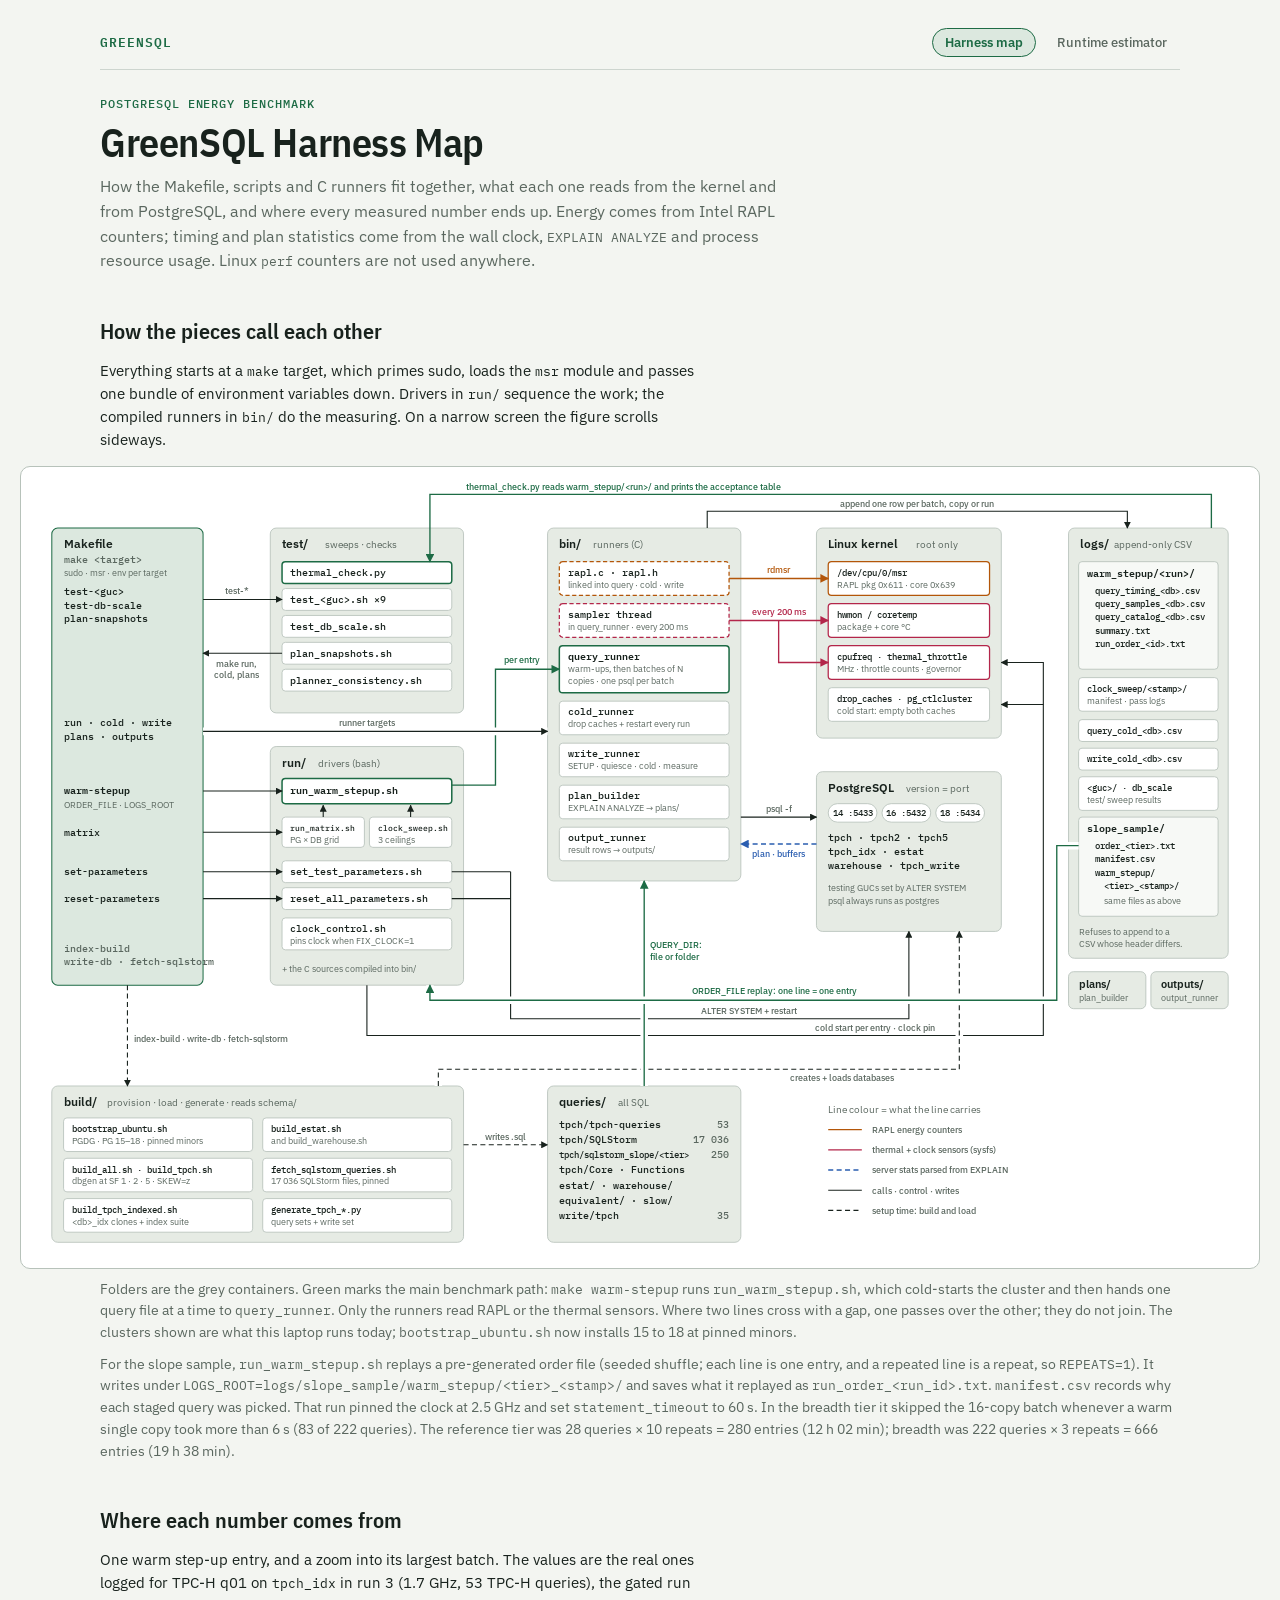
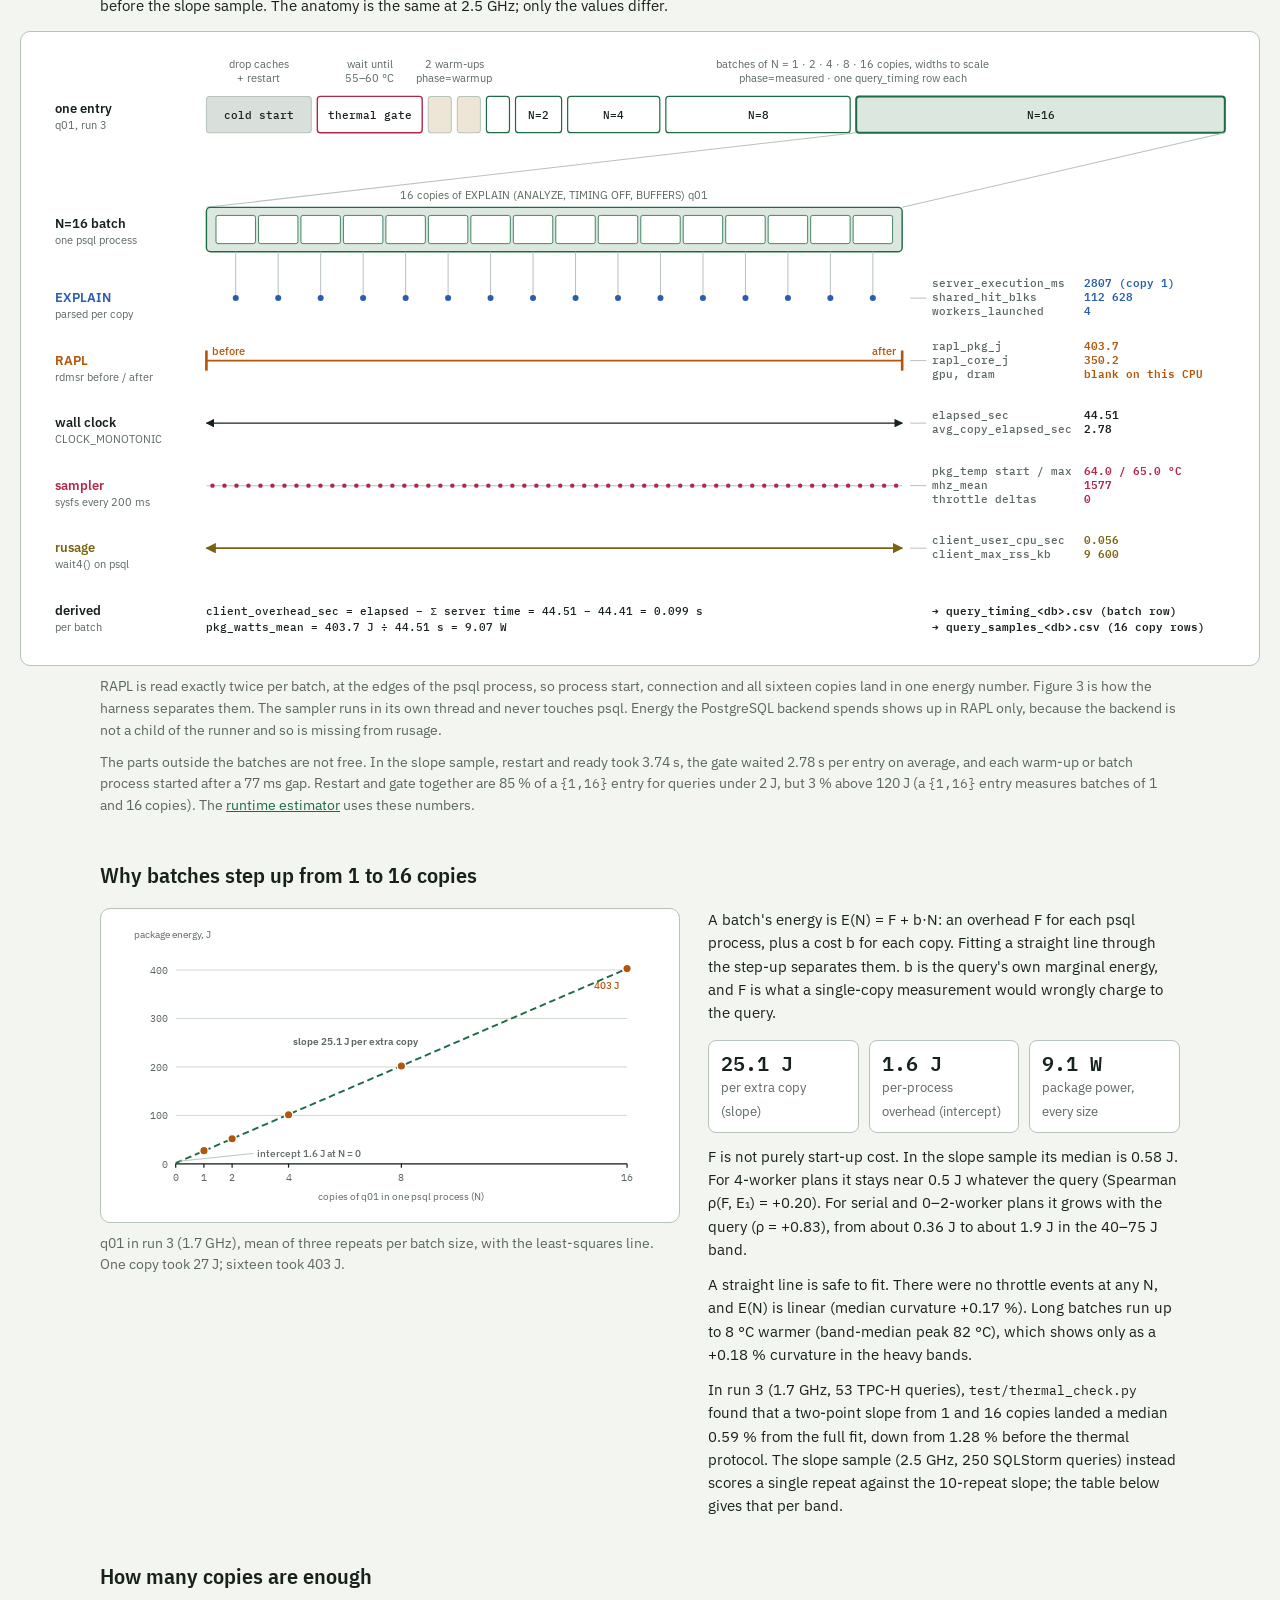
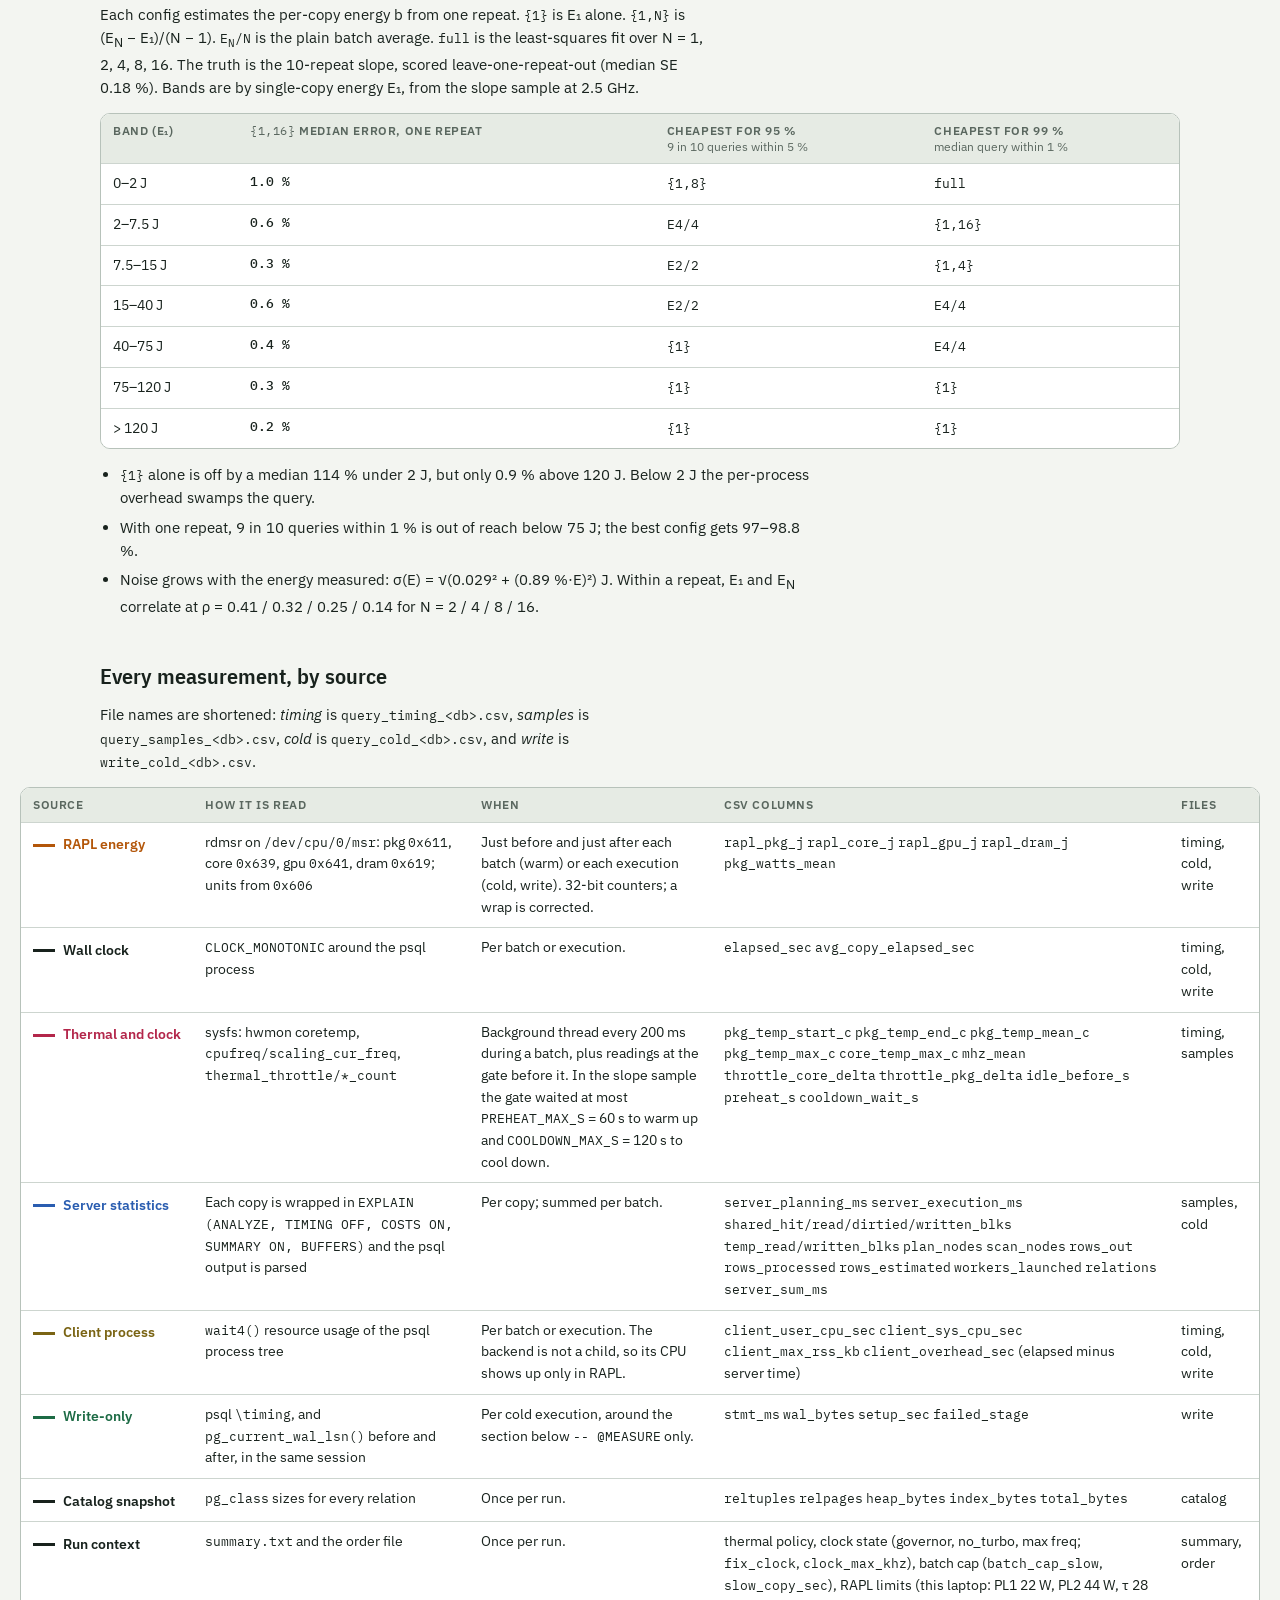
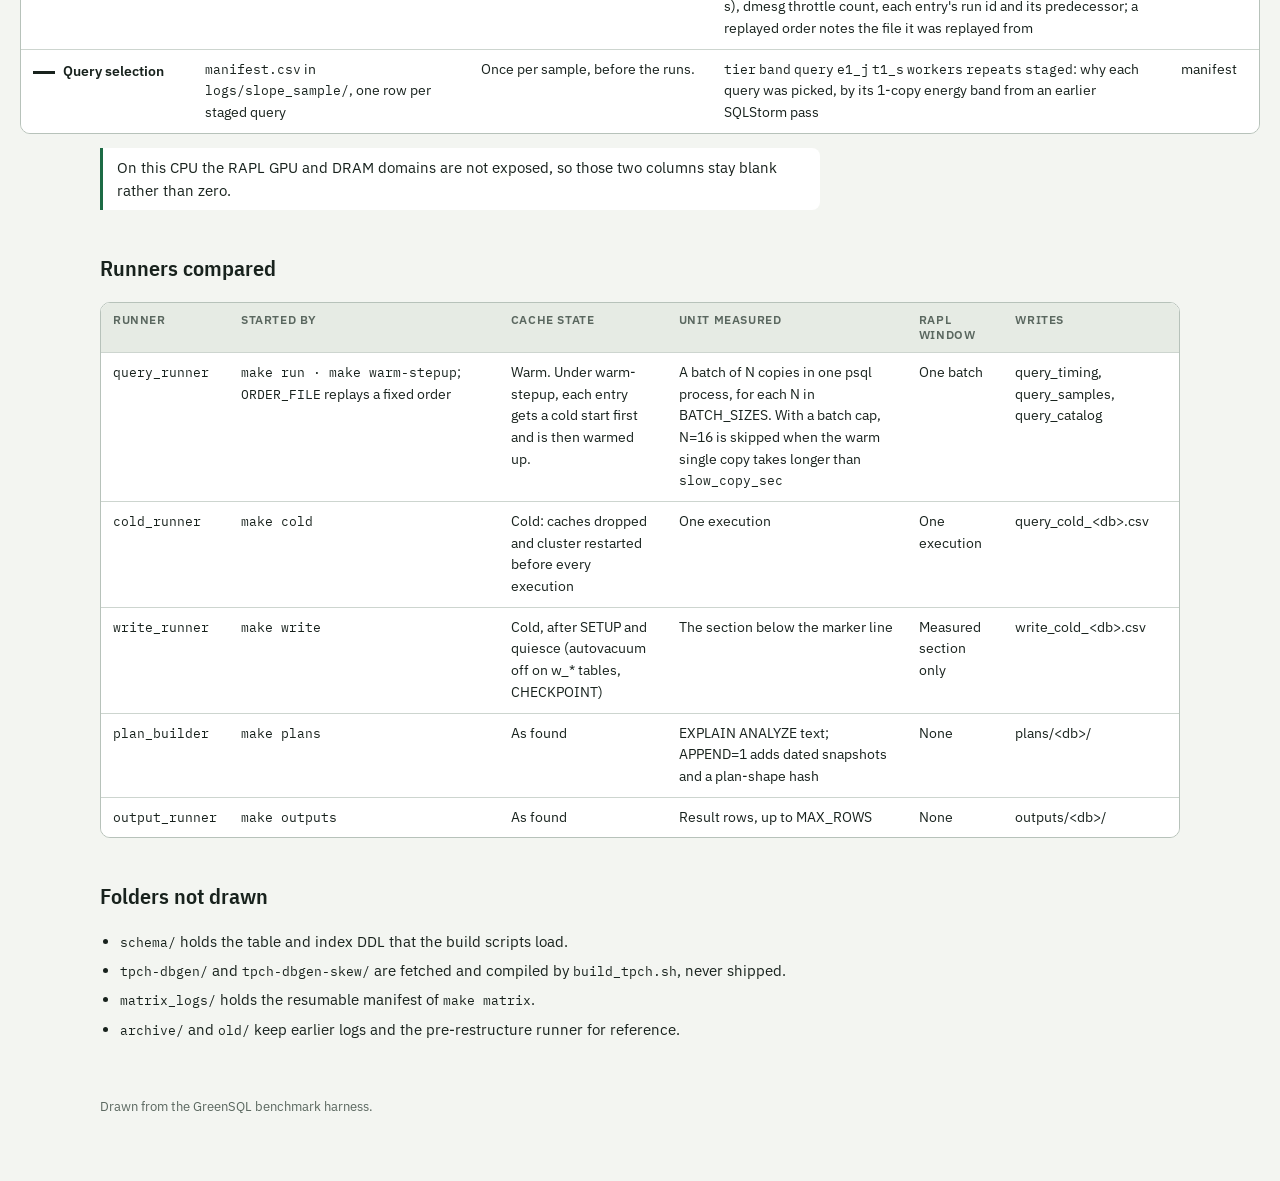
<file: index.html>
<!doctype html>
<html lang="en">
<head>
<meta charset="utf-8">
<meta name="viewport" content="width=device-width,initial-scale=1,viewport-fit=cover">
<title>GreenSQL Harness Map</title>
<meta name="description" content="How the GreenSQL PostgreSQL energy benchmark fits together: Makefile targets, shell drivers and C runners, what each reads from the kernel and from PostgreSQL, and where every measured number ends up.">
<meta name="color-scheme" content="light dark">
<meta property="og:type" content="website">
<meta property="og:site_name" content="GreenSQL">
<meta property="og:title" content="GreenSQL Harness Map">
<meta property="og:description" content="How the GreenSQL PostgreSQL energy benchmark fits together: Makefile targets, shell drivers and C runners, what each reads from the kernel and from PostgreSQL, and where every measured number ends up.">
<meta property="og:url" content="https://greensql-ruc.github.io/">
<meta name="twitter:card" content="summary">
<link rel="canonical" href="https://greensql-ruc.github.io/">
<link rel="icon" href="data:image/svg+xml,%3Csvg xmlns='http://www.w3.org/2000/svg' viewBox='0 0 16 16'%3E%3Crect width='16' height='16' rx='3' fill='%231D6B45'/%3E%3Cpath d='M4 11.5V4.5h1.6l2.4 4.2 2.4-4.2H12v7h-1.5V7.2L8.4 10.8h-.8L5.5 7.2v4.3z' fill='%23fff'/%3E%3C/svg%3E">
<link rel="preconnect" href="https://fonts.googleapis.com">
<link rel="preconnect" href="https://fonts.gstatic.com" crossorigin>
<link rel="stylesheet" href="https://fonts.googleapis.com/css2?family=IBM+Plex+Mono:wght@400;500;600&family=IBM+Plex+Sans+Condensed:wght@600&family=IBM+Plex+Sans:wght@400;500;600&display=swap">
<link rel="stylesheet" href="assets/site.css">
<style>
figure{margin:0;display:grid;gap:10px}
.scroll{overflow-x:auto;border:1px solid var(--line);border-radius:10px;background:var(--panel);padding:14px}
.fig-svg{display:block;width:100%;height:auto}
.fig-map{min-width:1120px}
.fig-batch{min-width:900px}
.fig-slope{max-width:580px}
.intro{display:grid;gap:8px}
section > .wide{width:100%}
figcaption{color:var(--muted);font-size:14px;max-width:80ch}
figcaption code{overflow-wrap:anywhere}
.two{display:grid;grid-template-columns:minmax(0,580px) minmax(0,1fr);gap:28px;align-items:start}
@media (max-width:860px){.two{grid-template-columns:1fr}}
.stats{display:grid;grid-template-columns:repeat(auto-fit,minmax(150px,1fr));gap:10px;margin-top:4px}
.stat{border:1px solid var(--line);border-radius:8px;padding:10px 12px;background:var(--panel)}
.stat b{display:block;font:600 20px/1.2 "IBM Plex Mono",monospace;font-variant-numeric:tabular-nums}
.stat span{color:var(--muted);font-size:13px}
table{border-collapse:collapse;width:100%;font-size:14px;background:var(--panel)}
.tbl{overflow-x:auto;border:1px solid var(--line);border-radius:10px}
th,td{text-align:left;vertical-align:top;padding:9px 12px;border-bottom:1px solid var(--faint)}
th{font:600 12px/1.3 "IBM Plex Sans",sans-serif;letter-spacing:.05em;text-transform:uppercase;color:var(--muted);background:var(--folder)}
tr:last-child td{border-bottom:0}
td code{font-size:12.5px;white-space:nowrap}
td code.wrapok{white-space:normal}
td .cols code{white-space:normal}
th .thsub{font-weight:400;text-transform:none;letter-spacing:0}
th code{font-size:12px;text-transform:none}
td.num{font:500 13px "IBM Plex Mono",ui-monospace,monospace;font-variant-numeric:tabular-nums}
.src{display:inline-flex;align-items:center;gap:8px;font-weight:600;white-space:nowrap}
.sw{width:22px;height:0;border-top:3px solid currentColor;display:inline-block}
.c-energy{color:var(--energy)} .c-thermal{color:var(--thermal)} .c-server{color:var(--server)}
.c-client{color:var(--client)} .c-ink{color:var(--ink)} .c-accent{color:var(--accent)}
ul.plain{margin:0;padding-left:20px;display:grid;gap:6px;max-width:80ch}
.note{border-left:3px solid var(--accent);padding:8px 14px;background:var(--panel);border-radius:0 8px 8px 0;max-width:80ch}

/* ---- SVG ---- */
.fig-svg text{fill:var(--ink)}
.folder{fill:var(--folder);stroke:var(--line);stroke-width:1}
.entry{fill:var(--entry);stroke:var(--accent);stroke-width:1.2}
.sub{fill:var(--sub);stroke:var(--line)}
.item{fill:var(--panel);stroke:var(--line);stroke-width:1}
.item-accent{fill:var(--panel);stroke:var(--accent);stroke-width:1.8}
.item-energy{fill:var(--panel);stroke:var(--energy);stroke-width:1.5;stroke-dasharray:5 3}
.item-thermal{fill:var(--panel);stroke:var(--thermal);stroke-width:1.5;stroke-dasharray:5 3}
.item-energy-solid{fill:var(--panel);stroke:var(--energy);stroke-width:1.5}
.item-thermal-solid{fill:var(--panel);stroke:var(--thermal);stroke-width:1.5}
.pill{fill:var(--panel);stroke:var(--line)}
.t-h{font:600 14px "IBM Plex Sans",sans-serif}
.t-h13{font:600 13px "IBM Plex Sans",sans-serif}
.fig-svg .t-hs{font:400 11.5px "IBM Plex Sans",sans-serif;fill:var(--muted)}
.t-m{font:500 11.5px "IBM Plex Mono",ui-monospace,monospace}
.t-m10{font:500 10.5px "IBM Plex Mono",ui-monospace,monospace}
.t-m9{font:500 9.5px "IBM Plex Mono",ui-monospace,monospace}
.fig-svg .t-s{font:400 10.5px "IBM Plex Sans",sans-serif;fill:var(--muted)}
.fig-svg .t-l{font:500 11px "IBM Plex Sans",sans-serif;fill:var(--muted)}
.fig-svg .t-tick{font:400 11px "IBM Plex Mono",monospace;fill:var(--muted)}
.fig-svg .t-muted{fill:var(--muted)}
.fig-svg .t-strong{font-weight:600}
.fig-svg .t-accent{fill:var(--accent)} .fig-svg .t-energy{fill:var(--energy)} .fig-svg .t-thermal{fill:var(--thermal)}
.fig-svg .t-server{fill:var(--server)} .fig-svg .t-client{fill:var(--client)} .fig-svg .t-ink{fill:var(--ink)}
.ln{fill:none;stroke:var(--ink);stroke-width:1.3}
.ln.accent{stroke:var(--accent);stroke-width:1.6}
.ln.energy{stroke:var(--energy);stroke-width:1.6}
.ln.thermal{stroke:var(--thermal);stroke-width:1.6}
.ln.server{stroke:var(--server);stroke-width:1.6}
.ln.client{stroke:var(--client);stroke-width:1.6}
.ln.dash{stroke-dasharray:6 4}
.ln.faint{stroke:var(--line);stroke-width:1}
.ln.thick{stroke-width:2.6}
.halo{fill:none;stroke:var(--panel);stroke-width:9}
.mk-ink{fill:var(--ink)} .mk-energy{fill:var(--energy)} .mk-thermal{fill:var(--thermal)}
.mk-server{fill:var(--server)} .mk-client{fill:var(--client)} .mk-accent{fill:var(--accent)}
.seg-ctl{fill:var(--seg-ctl);stroke:var(--line)}
.seg-thermal{fill:var(--panel);stroke:var(--thermal);stroke-width:1.4}
.seg-warm{fill:var(--seg-warm);stroke:var(--line)}
.seg-batch{fill:var(--panel);stroke:var(--accent);stroke-width:1.2}
.seg-batch16{fill:var(--entry);stroke:var(--accent);stroke-width:2}
.zoom{fill:var(--entry);stroke:var(--accent);stroke-width:1.4}
.copy{fill:var(--panel);stroke:var(--accent);stroke-width:.8}
.dot-thermal{fill:var(--thermal)} .dot-server{fill:var(--server)}
.grid{stroke:var(--faint);stroke-width:1}
.fit{stroke:var(--accent);stroke-width:2;stroke-dasharray:7 4;fill:none}
.pt{fill:var(--energy);stroke:var(--panel);stroke-width:1.5}
</style>
</head>
<body>

<nav class="sitenav" aria-label="Site sections">
  <span class="brand">GreenSQL</span>
  <a href="./" aria-current="page">Harness map</a>
  <a href="estimator.html">Runtime estimator</a>
</nav>

<header class="wrap">
  <div class="eyebrow">PostgreSQL energy benchmark</div>
  <h1>GreenSQL Harness Map</h1>
  <p class="lede">How the Makefile, scripts and C runners fit together, what each one reads from the kernel and from PostgreSQL, and where every measured number ends up. Energy comes from Intel RAPL counters; timing and plan statistics come from the wall clock, <code>EXPLAIN ANALYZE</code> and process resource usage. Linux <code>perf</code> counters are not used anywhere.</p>
</header>

<section>
  <div class="wrap intro">
    <h2>How the pieces call each other</h2>
    <p>Everything starts at a <code>make</code> target, which primes sudo, loads the <code>msr</code> module and passes one bundle of environment variables down. Drivers in <code>run/</code> sequence the work; the compiled runners in <code>bin/</code> do the measuring. On a narrow screen the figure scrolls sideways.</p>
  </div>
  <figure class="wide">
    <div class="scroll"><svg viewBox="0 0 1440 920" role="img" aria-label="System map of the GreenSQL harness: the Makefile drives test scripts, run drivers and C runners; runners read RAPL energy and sysfs thermal sensors from the kernel, run SQL through psql on the PostgreSQL clusters, and append CSV rows under logs, which thermal_check.py reads back. For the slope sample, run_warm_stepup.sh replays an order file from logs/slope_sample/ and writes its runs there." class="fig-svg fig-map">
<defs>
  <marker id="a-ink" viewBox="0 0 10 10" refX="9" refY="5" markerWidth="6.5" markerHeight="6.5" orient="auto-start-reverse"><path d="M0,0 L10,5 L0,10 z" class="mk-ink"/></marker>
  <marker id="a-energy" viewBox="0 0 10 10" refX="9" refY="5" markerWidth="6.5" markerHeight="6.5" orient="auto-start-reverse"><path d="M0,0 L10,5 L0,10 z" class="mk-energy"/></marker>
  <marker id="a-thermal" viewBox="0 0 10 10" refX="9" refY="5" markerWidth="6.5" markerHeight="6.5" orient="auto-start-reverse"><path d="M0,0 L10,5 L0,10 z" class="mk-thermal"/></marker>
  <marker id="a-server" viewBox="0 0 10 10" refX="9" refY="5" markerWidth="6.5" markerHeight="6.5" orient="auto-start-reverse"><path d="M0,0 L10,5 L0,10 z" class="mk-server"/></marker>
  <marker id="a-client" viewBox="0 0 10 10" refX="9" refY="5" markerWidth="6.5" markerHeight="6.5" orient="auto-start-reverse"><path d="M0,0 L10,5 L0,10 z" class="mk-client"/></marker>
  <marker id="a-accent" viewBox="0 0 10 10" refX="9" refY="5" markerWidth="6.5" markerHeight="6.5" orient="auto-start-reverse"><path d="M0,0 L10,5 L0,10 z" class="mk-accent"/></marker>
</defs>

<rect x="20" y="56" width="180" height="544" rx="7" class="entry"/>
<text x="34" y="80" class="t-h">Makefile</text>
<text x="34" y="97" class="t-m t-muted">make &lt;target&gt;</text>
<text x="34" y="113" class="t-s">sudo · msr · env per target</text>
<text x="34" y="136" class="t-m">test-&lt;guc&gt;</text>
<text x="34" y="152" class="t-m">test-db-scale</text>
<text x="34" y="168" class="t-m">plan-snapshots</text>
<text x="34" y="292" class="t-m">run · cold · write</text>
<text x="34" y="308" class="t-m">plans · outputs</text>
<text x="34" y="373" class="t-m t-strong">warm-stepup</text>
<text x="34" y="389" class="t-s">ORDER_FILE · LOGS_ROOT</text>
<text x="34" y="422" class="t-m">matrix</text>
<text x="34" y="469" class="t-m">set-parameters</text>
<text x="34" y="501" class="t-m">reset-parameters</text>
<text x="34" y="560" class="t-m t-muted">index-build</text>
<text x="34" y="576" class="t-m t-muted">write-db · fetch-sqlstorm</text>
<rect x="280" y="56" width="230" height="220" rx="7" class="folder"/>
<text x="294" y="80" class="t-h">test/</text>
<text x="345.0" y="80" class="t-hs">sweeps · checks</text>
<rect x="294" y="96" width="202" height="26" rx="4" class="item-accent"/>
<text x="304" y="113.0" class="t-m">thermal_check.py</text>
<rect x="294" y="128" width="202" height="26" rx="4" class="item"/>
<text x="304" y="145.0" class="t-m">test_&lt;guc&gt;.sh  ×9</text>
<rect x="294" y="160" width="202" height="26" rx="4" class="item"/>
<text x="304" y="177.0" class="t-m">test_db_scale.sh</text>
<rect x="294" y="192" width="202" height="26" rx="4" class="item"/>
<text x="304" y="209.0" class="t-m">plan_snapshots.sh</text>
<rect x="294" y="224" width="202" height="26" rx="4" class="item"/>
<text x="304" y="241.0" class="t-m">planner_consistency.sh</text>
<rect x="280" y="316" width="230" height="284" rx="7" class="folder"/>
<text x="294" y="340" class="t-h">run/</text>
<text x="336.4" y="340" class="t-hs">drivers (bash)</text>
<rect x="294" y="354" width="202" height="30" rx="4" class="item-accent"/>
<text x="304" y="373.0" class="t-m t-strong">run_warm_stepup.sh</text>
<rect x="294" y="400" width="98" height="36" rx="4" class="item"/>
<text x="304" y="417" class="t-m9">run_matrix.sh</text>
<text x="304" y="431" class="t-s">PG × DB grid</text>
<rect x="398" y="400" width="98" height="36" rx="4" class="item"/>
<text x="408" y="417" class="t-m9">clock_sweep.sh</text>
<text x="408" y="431" class="t-s">3 ceilings</text>
<path d="M343,400 L343,386" class="ln" marker-end="url(#a-ink)"/>
<path d="M447,400 L447,386" class="ln" marker-end="url(#a-ink)"/>
<rect x="294" y="452" width="202" height="26" rx="4" class="item"/>
<text x="304" y="469.0" class="t-m">set_test_parameters.sh</text>
<rect x="294" y="484" width="202" height="26" rx="4" class="item"/>
<text x="304" y="501.0" class="t-m">reset_all_parameters.sh</text>
<rect x="294" y="520" width="202" height="38" rx="4" class="item"/>
<text x="304" y="537" class="t-m">clock_control.sh</text>
<text x="304" y="551" class="t-s">pins clock when FIX_CLOCK=1</text>
<text x="294" y="584" class="t-s">+ the C sources compiled into bin/</text>
<rect x="610" y="56" width="230" height="420" rx="7" class="folder"/>
<text x="624" y="80" class="t-h">bin/</text>
<text x="664" y="80" class="t-hs">runners (C)</text>
<rect x="624" y="96" width="202" height="40" rx="4" class="item-energy"/>
<text x="634" y="113" class="t-m">rapl.c · rapl.h</text>
<text x="634" y="127" class="t-s">linked into query · cold · write</text>
<rect x="624" y="146" width="202" height="40" rx="4" class="item-thermal"/>
<text x="634" y="163" class="t-m">sampler thread</text>
<text x="634" y="177" class="t-s">in query_runner · every 200 ms</text>
<rect x="624" y="196" width="202" height="56" rx="4" class="item-accent"/>
<text x="634" y="213" class="t-m t-strong">query_runner</text>
<text x="634" y="227" class="t-s">warm-ups, then batches of N</text>
<text x="634" y="241" class="t-s">copies · one psql per batch</text>
<rect x="624" y="262" width="202" height="40" rx="4" class="item"/>
<text x="634" y="279" class="t-m">cold_runner</text>
<text x="634" y="293" class="t-s">drop caches + restart every run</text>
<rect x="624" y="312" width="202" height="40" rx="4" class="item"/>
<text x="634" y="329" class="t-m">write_runner</text>
<text x="634" y="343" class="t-s">SETUP · quiesce · cold · measure</text>
<rect x="624" y="362" width="202" height="40" rx="4" class="item"/>
<text x="634" y="379" class="t-m">plan_builder</text>
<text x="634" y="393" class="t-s">EXPLAIN ANALYZE → plans/</text>
<rect x="624" y="412" width="202" height="40" rx="4" class="item"/>
<text x="634" y="429" class="t-m">output_runner</text>
<text x="634" y="443" class="t-s">result rows → outputs/</text>
<rect x="930" y="56" width="220" height="250" rx="7" class="folder"/>
<text x="944" y="80" class="t-h">Linux kernel</text>
<text x="1048" y="80" class="t-hs">root only</text>
<rect x="944" y="96" width="192" height="40" rx="4" class="item-energy-solid"/>
<text x="954" y="113" class="t-m10">/dev/cpu/0/msr</text>
<text x="954" y="127" class="t-s">RAPL pkg 0x611 · core 0x639</text>
<rect x="944" y="146" width="192" height="40" rx="4" class="item-thermal-solid"/>
<text x="954" y="163" class="t-m10">hwmon / coretemp</text>
<text x="954" y="177" class="t-s">package + core °C</text>
<rect x="944" y="196" width="192" height="40" rx="4" class="item-thermal-solid"/>
<text x="954" y="213" class="t-m10">cpufreq · thermal_throttle</text>
<text x="954" y="227" class="t-s">MHz · throttle counts · governor</text>
<rect x="944" y="246" width="192" height="40" rx="4" class="item"/>
<text x="954" y="263" class="t-m10">drop_caches · pg_ctlcluster</text>
<text x="954" y="277" class="t-s">cold start: empty both caches</text>
<rect x="930" y="346" width="220" height="190" rx="7" class="folder"/>
<text x="944" y="370" class="t-h">PostgreSQL</text>
<text x="1036" y="370" class="t-hs">version = port</text>
<rect x="944" y="384" width="58" height="22" rx="11" class="pill"/>
<text x="973" y="399" class="t-m10" text-anchor="middle">14 :5433</text>
<rect x="1008" y="384" width="58" height="22" rx="11" class="pill"/>
<text x="1037" y="399" class="t-m10" text-anchor="middle">16 :5432</text>
<rect x="1072" y="384" width="58" height="22" rx="11" class="pill"/>
<text x="1101" y="399" class="t-m10" text-anchor="middle">18 :5434</text>
<text x="944" y="428" class="t-m">tpch · tpch2 · tpch5</text>
<text x="944" y="445" class="t-m">tpch_idx · estat</text>
<text x="944" y="462" class="t-m">warehouse · tpch_write</text>
<text x="944" y="488" class="t-s">testing GUCs set by ALTER SYSTEM</text>
<text x="944" y="504" class="t-s">psql always runs as postgres</text>
<rect x="1230" y="56" width="190" height="512" rx="7" class="folder"/>
<text x="1244" y="80" class="t-h">logs/</text>
<text x="1284" y="80" class="t-hs">append-only CSV</text>
<rect x="1242" y="96" width="166" height="128" rx="4" class="sub"/>
<text x="1252" y="114" class="t-m t-strong">warm_stepup/&lt;run&gt;/</text>
<text x="1262" y="134" class="t-m10">query_timing_&lt;db&gt;.csv</text>
<text x="1262" y="150" class="t-m10">query_samples_&lt;db&gt;.csv</text>
<text x="1262" y="166" class="t-m10">query_catalog_&lt;db&gt;.csv</text>
<text x="1262" y="182" class="t-m10">summary.txt</text>
<text x="1262" y="198" class="t-m10">run_order_&lt;id&gt;.txt</text>
<rect x="1242" y="234" width="166" height="40" rx="4" class="item"/>
<text x="1252" y="251" class="t-m10">clock_sweep/&lt;stamp&gt;/</text>
<text x="1252" y="265" class="t-s">manifest · pass logs</text>
<rect x="1242" y="284" width="166" height="26" rx="4" class="item"/>
<text x="1252" y="301.0" class="t-m10">query_cold_&lt;db&gt;.csv</text>
<rect x="1242" y="318" width="166" height="26" rx="4" class="item"/>
<text x="1252" y="335.0" class="t-m10">write_cold_&lt;db&gt;.csv</text>
<rect x="1242" y="352" width="166" height="40" rx="4" class="item"/>
<text x="1252" y="369" class="t-m10">&lt;guc&gt;/ · db_scale</text>
<text x="1252" y="383" class="t-s">test/ sweep results</text>
<rect x="1242" y="400" width="166" height="118" rx="4" class="sub"/>
<text x="1252" y="418" class="t-m t-strong">slope_sample/</text>
<text x="1262" y="438" class="t-m10">order_&lt;tier&gt;.txt</text>
<text x="1262" y="454" class="t-m10">manifest.csv</text>
<text x="1262" y="470" class="t-m10">warm_stepup/</text>
<text x="1272" y="486" class="t-m10">&lt;tier&gt;_&lt;stamp&gt;/</text>
<text x="1272" y="504" class="t-s">same files as above</text>
<text x="1242" y="540" class="t-s">Refuses to append to a</text>
<text x="1242" y="554" class="t-s">CSV whose header differs.</text>
<rect x="1230" y="584" width="92" height="44" rx="6" class="folder"/>
<text x="1242" y="603" class="t-h13">plans/</text>
<text x="1242" y="619" class="t-s">plan_builder</text>
<rect x="1328" y="584" width="92" height="44" rx="6" class="folder"/>
<text x="1340" y="603" class="t-h13">outputs/</text>
<text x="1340" y="619" class="t-s">output_runner</text>
<rect x="20" y="720" width="490" height="186" rx="7" class="folder"/>
<text x="34" y="744" class="t-h">build/</text>
<text x="86" y="744" class="t-hs">provision · load · generate · reads schema/</text>
<rect x="34" y="758" width="225" height="40" rx="4" class="item"/>
<text x="44" y="775" class="t-m10">bootstrap_ubuntu.sh</text>
<text x="44" y="789" class="t-s">PGDG · PG 15–18 · pinned minors</text>
<rect x="34" y="806" width="225" height="40" rx="4" class="item"/>
<text x="44" y="823" class="t-m10">build_all.sh · build_tpch.sh</text>
<text x="44" y="837" class="t-s">dbgen at SF 1 · 2 · 5 · SKEW=z</text>
<rect x="34" y="854" width="225" height="40" rx="4" class="item"/>
<text x="44" y="871" class="t-m10">build_tpch_indexed.sh</text>
<text x="44" y="885" class="t-s">&lt;db&gt;_idx clones + index suite</text>
<rect x="271" y="758" width="225" height="40" rx="4" class="item"/>
<text x="281" y="775" class="t-m10">build_estat.sh</text>
<text x="281" y="789" class="t-s">and build_warehouse.sh</text>
<rect x="271" y="806" width="225" height="40" rx="4" class="item"/>
<text x="281" y="823" class="t-m10">fetch_sqlstorm_queries.sh</text>
<text x="281" y="837" class="t-s">17 036 SQLStorm files, pinned</text>
<rect x="271" y="854" width="225" height="40" rx="4" class="item"/>
<text x="281" y="871" class="t-m10">generate_tpch_*.py</text>
<text x="281" y="885" class="t-s">query sets + write set</text>
<rect x="610" y="720" width="230" height="186" rx="7" class="folder"/>
<text x="624" y="744" class="t-h">queries/</text>
<text x="694" y="744" class="t-hs">all SQL</text>
<text x="624" y="770" class="t-m">tpch/tpch-queries</text>
<text x="826" y="770" class="t-m t-muted" text-anchor="end">53</text>
<text x="624" y="788" class="t-m">tpch/SQLStorm</text>
<text x="826" y="788" class="t-m t-muted" text-anchor="end">17 036</text>
<text x="624" y="806" class="t-m10">tpch/sqlstorm_slope/&lt;tier&gt;</text>
<text x="826" y="806" class="t-m t-muted" text-anchor="end">250</text>
<text x="624" y="824" class="t-m">tpch/Core · Functions</text>
<text x="624" y="842" class="t-m">estat/ · warehouse/</text>
<text x="624" y="860" class="t-m">equivalent/ · slow/</text>
<text x="624" y="878" class="t-m">write/tpch</text>
<text x="826" y="878" class="t-m t-muted" text-anchor="end">35</text>
<text x="944" y="752" class="t-hs">Line colour = what the line carries</text>
<path d="M944,772 L984,772" class="ln energy"/>
<text x="996" y="776" class="t-l">RAPL energy counters</text>
<path d="M944,796 L984,796" class="ln thermal"/>
<text x="996" y="800" class="t-l">thermal + clock sensors (sysfs)</text>
<path d="M944,820 L984,820" class="ln server dash"/>
<text x="996" y="824" class="t-l">server stats parsed from EXPLAIN</text>
<path d="M944,844 L984,844" class="ln"/>
<text x="996" y="848" class="t-l">calls · control · writes</text>
<path d="M944,868 L984,868" class="ln dash"/>
<text x="996" y="872" class="t-l">setup time: build and load</text>
<path d="M200,141 L294,141" class="ln" marker-end="url(#a-ink)"/>
<text x="240" y="135" class="t-l" text-anchor="middle">test-*</text>
<path d="M294,205 L200,205" class="ln" marker-end="url(#a-ink)"/>
<text x="240" y="221" class="t-l" text-anchor="middle">make run,</text>
<text x="240" y="234" class="t-l" text-anchor="middle">cold, plans</text>
<path d="M200,369 L294,369" class="ln" marker-end="url(#a-ink)"/>
<path d="M200,418 L294,418" class="ln" marker-end="url(#a-ink)"/>
<path d="M200,465 L294,465" class="ln" marker-end="url(#a-ink)"/>
<path d="M200,497 L294,497" class="ln" marker-end="url(#a-ink)"/>
<path d="M496,362 L548,362 L548,224 L624,224" class="ln accent" marker-end="url(#a-accent)"/>
<text x="580" y="217" class="t-l t-accent" text-anchor="middle">per entry</text>
<path d="M200,298 L610,298" class="halo"/>
<path d="M200,298 L610,298" class="ln" marker-end="url(#a-ink)"/>
<text x="395" y="292" class="t-l" text-anchor="middle">runner targets</text>
<path d="M826,116 L944,116" class="ln energy" marker-end="url(#a-energy)"/>
<text x="885" y="110" class="t-l t-energy" text-anchor="middle">rdmsr</text>
<path d="M826,166 L944,166" class="ln thermal" marker-end="url(#a-thermal)"/>
<path d="M885,166 L885,216 L944,216" class="ln thermal" marker-end="url(#a-thermal)"/>
<text x="885" y="160" class="t-l t-thermal" text-anchor="middle">every 200 ms</text>
<path d="M840,400 L930,400" class="ln" marker-end="url(#a-ink)"/>
<text x="885" y="394" class="t-l" text-anchor="middle">psql -f</text>
<path d="M930,432 L840,432" class="ln server dash" marker-end="url(#a-server)"/>
<text x="885" y="448" class="t-l t-server" text-anchor="middle">plan · buffers</text>
<path d="M800,56 L800,36 L1300,36 L1300,56" class="ln" marker-end="url(#a-ink)"/>
<text x="1050" y="31" class="t-l" text-anchor="middle">append one row per batch, copy or run</text>
<path d="M1400,56 L1400,16 L470,16 L470,96" class="ln accent" marker-end="url(#a-accent)"/>
<text x="700" y="11" class="t-l t-accent" text-anchor="middle">thermal_check.py reads warm_stepup/&lt;run&gt;/ and prints the acceptance table</text>
<path d="M496,465 L566,465" class="ln"/>
<path d="M496,497 L566,497" class="ln"/>
<path d="M566,465 L566,640 L1040,640 L1040,536" class="ln" marker-end="url(#a-ink)"/>
<text x="850" y="634" class="t-l" text-anchor="middle">ALTER SYSTEM + restart</text>
<path d="M395,600 L395,660 L1200,660 L1200,216 L1150,216" class="ln" marker-end="url(#a-ink)"/>
<path d="M1200,266 L1150,266" class="ln" marker-end="url(#a-ink)"/>
<text x="1000" y="654" class="t-l" text-anchor="middle">cold start per entry · clock pin</text>
<path d="M110,600 L110,720" class="ln dash" marker-end="url(#a-ink)"/>
<text x="118" y="668" class="t-l">index-build · write-db · fetch-sqlstorm</text>
<path d="M510,790 L610,790" class="ln dash" marker-end="url(#a-ink)"/>
<text x="560" y="784" class="t-l" text-anchor="middle">writes .sql</text>
<path d="M480,720 L480,700 L1100,700 L1100,536" class="halo"/>
<path d="M480,720 L480,700 L1100,700 L1100,536" class="ln dash" marker-end="url(#a-ink)"/>
<text x="960" y="714" class="t-l" text-anchor="middle">creates + loads databases</text>
<path d="M725,720 L725,476" class="halo"/>
<path d="M725,720 L725,476" class="ln accent" marker-end="url(#a-accent)"/>
<text x="732" y="556" class="t-l t-accent">QUERY_DIR:</text>
<text x="732" y="570" class="t-l t-accent">file or folder</text>
<path d="M1242,434 L1216,434 L1216,618 L470,618 L470,600" class="halo"/>
<path d="M1242,434 L1216,434 L1216,618 L470,618 L470,600" class="ln accent" marker-end="url(#a-accent)"/>
<text x="880" y="611" class="t-l t-accent" text-anchor="middle">ORDER_FILE replay: one line = one entry</text></svg></div>
    <figcaption class="wrap">Folders are the grey containers. Green marks the main benchmark path: <code>make warm-stepup</code> runs <code>run_warm_stepup.sh</code>, which cold-starts the cluster and then hands one query file at a time to <code>query_runner</code>. Only the runners read RAPL or the thermal sensors. Where two lines cross with a gap, one passes over the other; they do not join. The clusters shown are what this laptop runs today; <code>bootstrap_ubuntu.sh</code> now installs 15 to 18 at pinned minors.</figcaption>
    <figcaption class="wrap">For the slope sample, <code>run_warm_stepup.sh</code> replays a pre-generated order file (seeded shuffle; each line is one entry, and a repeated line is a repeat, so <code>REPEATS=1</code>). It writes under <code>LOGS_ROOT=logs/slope_sample/warm_stepup/&lt;tier&gt;_&lt;stamp&gt;/</code> and saves what it replayed as <code>run_order_&lt;run_id&gt;.txt</code>. <code>manifest.csv</code> records why each staged query was picked. That run pinned the clock at 2.5 GHz and set <code>statement_timeout</code> to 60 s. In the breadth tier it skipped the 16-copy batch whenever a warm single copy took more than 6 s (83 of 222 queries). The reference tier was 28 queries × 10 repeats = 280 entries (12 h 02 min); breadth was 222 queries × 3 repeats = 666 entries (19 h 38 min).</figcaption>
  </figure>
</section>

<section>
  <div class="wrap intro">
    <h2>Where each number comes from</h2>
    <p>One warm step-up entry, and a zoom into its largest batch. The values are the real ones logged for TPC-H q01 on <code>tpch_idx</code> in run 3 (1.7 GHz, 53 TPC-H queries), the gated run before the slope sample. The anatomy is the same at 2.5 GHz; only the values differ.</p>
  </div>
  <figure class="wide">
    <div class="scroll"><svg viewBox="0 0 1200 600" role="img" aria-label="Timeline of one warm step-up entry (cold start, thermal gate, two warm-ups, batches of 1 to 16 copies) and a zoom into the 16-copy batch showing when RAPL, the wall clock, the 200 ms sensor sampler, per-copy EXPLAIN parsing and rusage are read, with the values logged for q01 in run 3." class="fig-svg fig-batch">
<defs>
  <marker id="a-ink" viewBox="0 0 10 10" refX="9" refY="5" markerWidth="6.5" markerHeight="6.5" orient="auto-start-reverse"><path d="M0,0 L10,5 L0,10 z" class="mk-ink"/></marker>
  <marker id="a-energy" viewBox="0 0 10 10" refX="9" refY="5" markerWidth="6.5" markerHeight="6.5" orient="auto-start-reverse"><path d="M0,0 L10,5 L0,10 z" class="mk-energy"/></marker>
  <marker id="a-thermal" viewBox="0 0 10 10" refX="9" refY="5" markerWidth="6.5" markerHeight="6.5" orient="auto-start-reverse"><path d="M0,0 L10,5 L0,10 z" class="mk-thermal"/></marker>
  <marker id="a-server" viewBox="0 0 10 10" refX="9" refY="5" markerWidth="6.5" markerHeight="6.5" orient="auto-start-reverse"><path d="M0,0 L10,5 L0,10 z" class="mk-server"/></marker>
  <marker id="a-client" viewBox="0 0 10 10" refX="9" refY="5" markerWidth="6.5" markerHeight="6.5" orient="auto-start-reverse"><path d="M0,0 L10,5 L0,10 z" class="mk-client"/></marker>
  <marker id="a-accent" viewBox="0 0 10 10" refX="9" refY="5" markerWidth="6.5" markerHeight="6.5" orient="auto-start-reverse"><path d="M0,0 L10,5 L0,10 z" class="mk-accent"/></marker>
</defs>

<text x="20" y="66" class="t-h13">one entry</text>
<text x="20" y="82" class="t-s">q01, run 3</text>
<rect x="170" y="50" width="104" height="36" rx="3" class="seg-ctl"/>
<text x="222.0" y="72" class="t-m10" text-anchor="middle">cold start</text>
<text x="222.0" y="22" class="t-s" text-anchor="middle">drop caches</text>
<text x="222.0" y="36" class="t-s" text-anchor="middle">+ restart</text>
<rect x="280" y="50" width="104" height="36" rx="3" class="seg-thermal"/>
<text x="332.0" y="72" class="t-m10" text-anchor="middle">thermal gate</text>
<text x="332.0" y="22" class="t-s" text-anchor="middle">wait until</text>
<text x="332.0" y="36" class="t-s" text-anchor="middle">55–60 °C</text>
<rect x="390" y="50" width="22.848484848484848" height="36" rx="3" class="seg-warm"/>
<rect x="418.8484848484849" y="50" width="22.848484848484848" height="36" rx="3" class="seg-warm"/>
<rect x="447.69696969696975" y="50" width="22.848484848484848" height="36" rx="3" class="seg-batch"/>
<rect x="476.5454545454546" y="50" width="45.696969696969695" height="36" rx="3" class="seg-batch"/>
<text x="499.3939393939395" y="72" class="t-m10" text-anchor="middle">N=2</text>
<rect x="528.2424242424244" y="50" width="91.39393939393939" height="36" rx="3" class="seg-batch"/>
<text x="573.9393939393941" y="72" class="t-m10" text-anchor="middle">N=4</text>
<rect x="625.6363636363637" y="50" width="182.78787878787878" height="36" rx="3" class="seg-batch"/>
<text x="717.0303030303031" y="72" class="t-m10" text-anchor="middle">N=8</text>
<rect x="814.4242424242425" y="50" width="365.57575757575756" height="36" rx="3" class="seg-batch16"/>
<text x="997.2121212121212" y="72" class="t-m10" text-anchor="middle">N=16</text>
<text x="415.8484848484849" y="22" class="t-s" text-anchor="middle">2 warm-ups</text>
<text x="415.8484848484849" y="36" class="t-s" text-anchor="middle">phase=warmup</text>
<text x="810.8484848484849" y="22" class="t-s" text-anchor="middle">batches of N = 1 · 2 · 4 · 8 · 16 copies, widths to scale</text>
<text x="810.8484848484849" y="36" class="t-s" text-anchor="middle">phase=measured · one query_timing row each</text>
<path d="M814.4242424242425,86 L170,160" class="ln faint"/>
<path d="M1180.0,86 L860,160" class="ln faint"/>
<rect x="170" y="160" width="690" height="44" rx="4" class="zoom"/>
<rect x="179.5" y="168" width="39.125" height="28" rx="2" class="copy"/>
<rect x="221.625" y="168" width="39.125" height="28" rx="2" class="copy"/>
<rect x="263.75" y="168" width="39.125" height="28" rx="2" class="copy"/>
<rect x="305.875" y="168" width="39.125" height="28" rx="2" class="copy"/>
<rect x="348.0" y="168" width="39.125" height="28" rx="2" class="copy"/>
<rect x="390.125" y="168" width="39.125" height="28" rx="2" class="copy"/>
<rect x="432.25" y="168" width="39.125" height="28" rx="2" class="copy"/>
<rect x="474.375" y="168" width="39.125" height="28" rx="2" class="copy"/>
<rect x="516.5" y="168" width="39.125" height="28" rx="2" class="copy"/>
<rect x="558.625" y="168" width="39.125" height="28" rx="2" class="copy"/>
<rect x="600.75" y="168" width="39.125" height="28" rx="2" class="copy"/>
<rect x="642.875" y="168" width="39.125" height="28" rx="2" class="copy"/>
<rect x="685.0" y="168" width="39.125" height="28" rx="2" class="copy"/>
<rect x="727.125" y="168" width="39.125" height="28" rx="2" class="copy"/>
<rect x="769.25" y="168" width="39.125" height="28" rx="2" class="copy"/>
<rect x="811.375" y="168" width="39.125" height="28" rx="2" class="copy"/>
<text x="20" y="180" class="t-h13">N=16 batch</text>
<text x="20" y="196" class="t-s">one psql process</text>
<text x="515.0" y="152" class="t-s" text-anchor="middle">16 copies of EXPLAIN (ANALYZE, TIMING OFF, BUFFERS) q01</text>
<text x="20" y="254" class="t-h13 t-server">EXPLAIN</text>
<text x="20" y="270" class="t-s">parsed per copy</text>
<path d="M199.0625,204 L199.0625,248" class="ln server faint"/>
<circle cx="199.1" cy="250" r="3" class="dot-server"/>
<path d="M241.1875,204 L241.1875,248" class="ln server faint"/>
<circle cx="241.2" cy="250" r="3" class="dot-server"/>
<path d="M283.3125,204 L283.3125,248" class="ln server faint"/>
<circle cx="283.3" cy="250" r="3" class="dot-server"/>
<path d="M325.4375,204 L325.4375,248" class="ln server faint"/>
<circle cx="325.4" cy="250" r="3" class="dot-server"/>
<path d="M367.5625,204 L367.5625,248" class="ln server faint"/>
<circle cx="367.6" cy="250" r="3" class="dot-server"/>
<path d="M409.6875,204 L409.6875,248" class="ln server faint"/>
<circle cx="409.7" cy="250" r="3" class="dot-server"/>
<path d="M451.8125,204 L451.8125,248" class="ln server faint"/>
<circle cx="451.8" cy="250" r="3" class="dot-server"/>
<path d="M493.9375,204 L493.9375,248" class="ln server faint"/>
<circle cx="493.9" cy="250" r="3" class="dot-server"/>
<path d="M536.0625,204 L536.0625,248" class="ln server faint"/>
<circle cx="536.1" cy="250" r="3" class="dot-server"/>
<path d="M578.1875,204 L578.1875,248" class="ln server faint"/>
<circle cx="578.2" cy="250" r="3" class="dot-server"/>
<path d="M620.3125,204 L620.3125,248" class="ln server faint"/>
<circle cx="620.3" cy="250" r="3" class="dot-server"/>
<path d="M662.4375,204 L662.4375,248" class="ln server faint"/>
<circle cx="662.4" cy="250" r="3" class="dot-server"/>
<path d="M704.5625,204 L704.5625,248" class="ln server faint"/>
<circle cx="704.6" cy="250" r="3" class="dot-server"/>
<path d="M746.6875,204 L746.6875,248" class="ln server faint"/>
<circle cx="746.7" cy="250" r="3" class="dot-server"/>
<path d="M788.8125,204 L788.8125,248" class="ln server faint"/>
<circle cx="788.8" cy="250" r="3" class="dot-server"/>
<path d="M830.9375,204 L830.9375,248" class="ln server faint"/>
<circle cx="830.9" cy="250" r="3" class="dot-server"/>
<path d="M868,250 L884,250" class="ln faint"/>
<text x="890" y="239" class="t-m10 t-muted">server_execution_ms</text>
<text x="1040" y="239" class="t-m10 t-strong t-server">2807  (copy 1)</text>
<text x="890" y="253" class="t-m10 t-muted">shared_hit_blks</text>
<text x="1040" y="253" class="t-m10 t-strong t-server">112 628</text>
<text x="890" y="267" class="t-m10 t-muted">workers_launched</text>
<text x="1040" y="267" class="t-m10 t-strong t-server">4</text>
<text x="20" y="316" class="t-h13 t-energy">RAPL</text>
<text x="20" y="332" class="t-s">rdmsr before / after</text>
<path d="M170,302 L170,322" class="ln energy thick"/>
<path d="M860,302 L860,322" class="ln energy thick"/>
<path d="M170,312 L860,312" class="ln energy"/>
<text x="176" y="306" class="t-l t-energy">before</text>
<text x="854" y="306" class="t-l t-energy" text-anchor="end">after</text>
<path d="M868,312 L884,312" class="ln faint"/>
<text x="890" y="301" class="t-m10 t-muted">rapl_pkg_j</text>
<text x="1040" y="301" class="t-m10 t-strong t-energy">403.7</text>
<text x="890" y="315" class="t-m10 t-muted">rapl_core_j</text>
<text x="1040" y="315" class="t-m10 t-strong t-energy">350.2</text>
<text x="890" y="329" class="t-m10 t-muted">gpu, dram</text>
<text x="1040" y="329" class="t-m10 t-strong t-energy">blank on this CPU</text>
<text x="20" y="378" class="t-h13 t-ink">wall clock</text>
<text x="20" y="394" class="t-s">CLOCK_MONOTONIC</text>
<path d="M170,374 L860,374" class="ln" marker-end="url(#a-ink)" marker-start="url(#a-ink)"/>
<path d="M868,374 L884,374" class="ln faint"/>
<text x="890" y="370" class="t-m10 t-muted">elapsed_sec</text>
<text x="1040" y="370" class="t-m10 t-strong t-ink">44.51</text>
<text x="890" y="384" class="t-m10 t-muted">avg_copy_elapsed_sec</text>
<text x="1040" y="384" class="t-m10 t-strong t-ink">2.78</text>
<text x="20" y="440" class="t-h13 t-thermal">sampler</text>
<text x="20" y="456" class="t-s">sysfs every 200 ms</text>
<path d="M170,436 L860,436" class="ln thermal faint"/>
<circle cx="176.0" cy="436" r="2.2" class="dot-thermal"/>
<circle cx="187.9" cy="436" r="2.2" class="dot-thermal"/>
<circle cx="199.8" cy="436" r="2.2" class="dot-thermal"/>
<circle cx="211.7" cy="436" r="2.2" class="dot-thermal"/>
<circle cx="223.6" cy="436" r="2.2" class="dot-thermal"/>
<circle cx="235.5" cy="436" r="2.2" class="dot-thermal"/>
<circle cx="247.4" cy="436" r="2.2" class="dot-thermal"/>
<circle cx="259.3" cy="436" r="2.2" class="dot-thermal"/>
<circle cx="271.2" cy="436" r="2.2" class="dot-thermal"/>
<circle cx="283.1" cy="436" r="2.2" class="dot-thermal"/>
<circle cx="294.9" cy="436" r="2.2" class="dot-thermal"/>
<circle cx="306.8" cy="436" r="2.2" class="dot-thermal"/>
<circle cx="318.7" cy="436" r="2.2" class="dot-thermal"/>
<circle cx="330.6" cy="436" r="2.2" class="dot-thermal"/>
<circle cx="342.5" cy="436" r="2.2" class="dot-thermal"/>
<circle cx="354.4" cy="436" r="2.2" class="dot-thermal"/>
<circle cx="366.3" cy="436" r="2.2" class="dot-thermal"/>
<circle cx="378.2" cy="436" r="2.2" class="dot-thermal"/>
<circle cx="390.1" cy="436" r="2.2" class="dot-thermal"/>
<circle cx="402.0" cy="436" r="2.2" class="dot-thermal"/>
<circle cx="413.9" cy="436" r="2.2" class="dot-thermal"/>
<circle cx="425.8" cy="436" r="2.2" class="dot-thermal"/>
<circle cx="437.7" cy="436" r="2.2" class="dot-thermal"/>
<circle cx="449.6" cy="436" r="2.2" class="dot-thermal"/>
<circle cx="461.5" cy="436" r="2.2" class="dot-thermal"/>
<circle cx="473.4" cy="436" r="2.2" class="dot-thermal"/>
<circle cx="485.3" cy="436" r="2.2" class="dot-thermal"/>
<circle cx="497.2" cy="436" r="2.2" class="dot-thermal"/>
<circle cx="509.1" cy="436" r="2.2" class="dot-thermal"/>
<circle cx="520.9" cy="436" r="2.2" class="dot-thermal"/>
<circle cx="532.8" cy="436" r="2.2" class="dot-thermal"/>
<circle cx="544.7" cy="436" r="2.2" class="dot-thermal"/>
<circle cx="556.6" cy="436" r="2.2" class="dot-thermal"/>
<circle cx="568.5" cy="436" r="2.2" class="dot-thermal"/>
<circle cx="580.4" cy="436" r="2.2" class="dot-thermal"/>
<circle cx="592.3" cy="436" r="2.2" class="dot-thermal"/>
<circle cx="604.2" cy="436" r="2.2" class="dot-thermal"/>
<circle cx="616.1" cy="436" r="2.2" class="dot-thermal"/>
<circle cx="628.0" cy="436" r="2.2" class="dot-thermal"/>
<circle cx="639.9" cy="436" r="2.2" class="dot-thermal"/>
<circle cx="651.8" cy="436" r="2.2" class="dot-thermal"/>
<circle cx="663.7" cy="436" r="2.2" class="dot-thermal"/>
<circle cx="675.6" cy="436" r="2.2" class="dot-thermal"/>
<circle cx="687.5" cy="436" r="2.2" class="dot-thermal"/>
<circle cx="699.4" cy="436" r="2.2" class="dot-thermal"/>
<circle cx="711.3" cy="436" r="2.2" class="dot-thermal"/>
<circle cx="723.2" cy="436" r="2.2" class="dot-thermal"/>
<circle cx="735.1" cy="436" r="2.2" class="dot-thermal"/>
<circle cx="746.9" cy="436" r="2.2" class="dot-thermal"/>
<circle cx="758.8" cy="436" r="2.2" class="dot-thermal"/>
<circle cx="770.7" cy="436" r="2.2" class="dot-thermal"/>
<circle cx="782.6" cy="436" r="2.2" class="dot-thermal"/>
<circle cx="794.5" cy="436" r="2.2" class="dot-thermal"/>
<circle cx="806.4" cy="436" r="2.2" class="dot-thermal"/>
<circle cx="818.3" cy="436" r="2.2" class="dot-thermal"/>
<circle cx="830.2" cy="436" r="2.2" class="dot-thermal"/>
<circle cx="842.1" cy="436" r="2.2" class="dot-thermal"/>
<circle cx="854.0" cy="436" r="2.2" class="dot-thermal"/>
<path d="M868,436 L884,436" class="ln faint"/>
<text x="890" y="425" class="t-m10 t-muted">pkg_temp start / max</text>
<text x="1040" y="425" class="t-m10 t-strong t-thermal">64.0 / 65.0 °C</text>
<text x="890" y="439" class="t-m10 t-muted">mhz_mean</text>
<text x="1040" y="439" class="t-m10 t-strong t-thermal">1577</text>
<text x="890" y="453" class="t-m10 t-muted">throttle deltas</text>
<text x="1040" y="453" class="t-m10 t-strong t-thermal">0</text>
<text x="20" y="502" class="t-h13 t-client">rusage</text>
<text x="20" y="518" class="t-s">wait4() on psql</text>
<path d="M170,498 L860,498" class="ln client" marker-end="url(#a-client)" marker-start="url(#a-client)"/>
<path d="M868,498 L884,498" class="ln faint"/>
<text x="890" y="494" class="t-m10 t-muted">client_user_cpu_sec</text>
<text x="1040" y="494" class="t-m10 t-strong t-client">0.056</text>
<text x="890" y="508" class="t-m10 t-muted">client_max_rss_kb</text>
<text x="1040" y="508" class="t-m10 t-strong t-client">9 600</text>
<text x="20" y="564" class="t-h13">derived</text>
<text x="20" y="580" class="t-s">per batch</text>
<text x="170" y="564" class="t-m10">client_overhead_sec = elapsed − Σ server time = 44.51 − 44.41 = 0.099 s</text>
<text x="170" y="580" class="t-m10">pkg_watts_mean = 403.7 J ÷ 44.51 s = 9.07 W</text>
<text x="890" y="564" class="t-m10 t-strong">→ query_timing_&lt;db&gt;.csv (batch row)</text>
<text x="890" y="580" class="t-m10 t-strong">→ query_samples_&lt;db&gt;.csv (16 copy rows)</text></svg></div>
    <figcaption class="wrap">RAPL is read exactly twice per batch, at the edges of the psql process, so process start, connection and all sixteen copies land in one energy number. Figure 3 is how the harness separates them. The sampler runs in its own thread and never touches psql. Energy the PostgreSQL backend spends shows up in RAPL only, because the backend is not a child of the runner and so is missing from rusage.</figcaption>
    <figcaption class="wrap">The parts outside the batches are not free. In the slope sample, restart and ready took 3.74 s, the gate waited 2.78 s per entry on average, and each warm-up or batch process started after a 77 ms gap. Restart and gate together are 85 % of a <code>{1,16}</code> entry for queries under 2 J, but 3 % above 120 J (a <code>{1,16}</code> entry measures batches of 1 and 16 copies). The <a href="estimator.html">runtime estimator</a> uses these numbers.</figcaption>
  </figure>
</section>

<section class="wrap">
  <h2>Why batches step up from 1 to 16 copies</h2>
  <div class="two">
    <figure>
      <div class="scroll"><svg viewBox="0 0 580 300" role="img" aria-label="Package energy of q01 in run 3 against batch size: 27 J at 1 copy up to 403 J at 16, on a straight line with slope 25.1 joules per copy and intercept 1.6 joules." class="fig-svg fig-slope">
<defs>
  <marker id="a-ink" viewBox="0 0 10 10" refX="9" refY="5" markerWidth="6.5" markerHeight="6.5" orient="auto-start-reverse"><path d="M0,0 L10,5 L0,10 z" class="mk-ink"/></marker>
  <marker id="a-energy" viewBox="0 0 10 10" refX="9" refY="5" markerWidth="6.5" markerHeight="6.5" orient="auto-start-reverse"><path d="M0,0 L10,5 L0,10 z" class="mk-energy"/></marker>
  <marker id="a-thermal" viewBox="0 0 10 10" refX="9" refY="5" markerWidth="6.5" markerHeight="6.5" orient="auto-start-reverse"><path d="M0,0 L10,5 L0,10 z" class="mk-thermal"/></marker>
  <marker id="a-server" viewBox="0 0 10 10" refX="9" refY="5" markerWidth="6.5" markerHeight="6.5" orient="auto-start-reverse"><path d="M0,0 L10,5 L0,10 z" class="mk-server"/></marker>
  <marker id="a-client" viewBox="0 0 10 10" refX="9" refY="5" markerWidth="6.5" markerHeight="6.5" orient="auto-start-reverse"><path d="M0,0 L10,5 L0,10 z" class="mk-client"/></marker>
  <marker id="a-accent" viewBox="0 0 10 10" refX="9" refY="5" markerWidth="6.5" markerHeight="6.5" orient="auto-start-reverse"><path d="M0,0 L10,5 L0,10 z" class="mk-accent"/></marker>
</defs>

<path d="M64,254.0 L540,254.0" class="grid"/>
<text x="56" y="258.0" class="t-tick" text-anchor="end">0</text>
<path d="M64,202.88888888888889 L540,202.88888888888889" class="grid"/>
<text x="56" y="206.88888888888889" class="t-tick" text-anchor="end">100</text>
<path d="M64,151.77777777777777 L540,151.77777777777777" class="grid"/>
<text x="56" y="155.77777777777777" class="t-tick" text-anchor="end">200</text>
<path d="M64,100.66666666666666 L540,100.66666666666666" class="grid"/>
<text x="56" y="104.66666666666666" class="t-tick" text-anchor="end">300</text>
<path d="M64,49.55555555555554 L540,49.55555555555554" class="grid"/>
<text x="56" y="53.55555555555554" class="t-tick" text-anchor="end">400</text>
<path d="M64.0,254 L64.0,258" class="ln"/>
<text x="64.0" y="272" class="t-tick" text-anchor="middle">0</text>
<path d="M93.75,254 L93.75,258" class="ln"/>
<text x="93.75" y="272" class="t-tick" text-anchor="middle">1</text>
<path d="M123.5,254 L123.5,258" class="ln"/>
<text x="123.5" y="272" class="t-tick" text-anchor="middle">2</text>
<path d="M183.0,254 L183.0,258" class="ln"/>
<text x="183.0" y="272" class="t-tick" text-anchor="middle">4</text>
<path d="M302.0,254 L302.0,258" class="ln"/>
<text x="302.0" y="272" class="t-tick" text-anchor="middle">8</text>
<path d="M540.0,254 L540.0,258" class="ln"/>
<text x="540.0" y="272" class="t-tick" text-anchor="middle">16</text>
<path d="M64,254 L540,254" class="ln"/>
<text x="302.0" y="292" class="t-s" text-anchor="middle">copies of q01 in one psql process (N)</text>
<text x="20" y="16" class="t-s">package energy, J</text>
<path d="M64.0,253.2035185185185 L540.0,48.176517323775386" class="fit"/>
<circle cx="93.8" cy="240.1" r="4.5" class="pt"/>
<circle cx="123.5" cy="227.6" r="4.5" class="pt"/>
<circle cx="183.0" cy="202.2" r="4.5" class="pt"/>
<circle cx="302.0" cy="150.8" r="4.5" class="pt"/>
<circle cx="540.0" cy="48.1" r="4.5" class="pt"/>
<text x="532.0" y="70.07333333333332" class="t-l t-energy" text-anchor="end">403 J</text>
<text x="319.85" y="129.00150537634408" class="t-l t-strong" text-anchor="end">slope 25.1 J per extra copy</text>
<path d="M146,243 L68.0,251.2035185185185" class="ln faint"/>
<text x="150" y="247" class="t-l t-muted">intercept 1.6 J at N = 0</text></svg></div>
      <figcaption>q01 in run 3 (1.7 GHz), mean of three repeats per batch size, with the least-squares line. One copy took 27 J; sixteen took 403 J.</figcaption>
    </figure>
    <div style="display:grid;gap:12px">
      <p>A batch's energy is E(N) = F + b·N: an overhead F for each psql process, plus a cost b for each copy. Fitting a straight line through the step-up separates them. b is the query's own marginal energy, and F is what a single-copy measurement would wrongly charge to the query.</p>
      <div class="stats">
        <div class="stat"><b>25.1 J</b><span>per extra copy (slope)</span></div>
        <div class="stat"><b>1.6 J</b><span>per-process overhead (intercept)</span></div>
        <div class="stat"><b>9.1 W</b><span>package power, every size</span></div>
      </div>
      <p>F is not purely start-up cost. In the slope sample its median is 0.58 J. For 4-worker plans it stays near 0.5 J whatever the query (Spearman ρ(F, E₁) = +0.20). For serial and 0–2-worker plans it grows with the query (ρ = +0.83), from about 0.36 J to about 1.9 J in the 40–75 J band.</p>
      <p>A straight line is safe to fit. There were no throttle events at any N, and E(N) is linear (median curvature +0.17 %). Long batches run up to 8&nbsp;°C warmer (band-median peak 82&nbsp;°C), which shows only as a +0.18 % curvature in the heavy bands.</p>
      <p>In run 3 (1.7 GHz, 53 TPC-H queries), <code>test/thermal_check.py</code> found that a two-point slope from 1 and 16 copies landed a median 0.59 % from the full fit, down from 1.28 % before the thermal protocol. The slope sample (2.5 GHz, 250 SQLStorm queries) instead scores a single repeat against the 10-repeat slope; the table below gives that per band.</p>
    </div>
  </div>
</section>

<section id="how-many-copies">
  <div class="wrap intro">
    <h2>How many copies are enough</h2>
    <p>Each config estimates the per-copy energy b from one repeat. <code>{1}</code> is E₁ alone. <code>{1,N}</code> is (E<sub>N</sub>&nbsp;−&nbsp;E₁)/(N&nbsp;−&nbsp;1). <code>E<sub>N</sub>/N</code> is the plain batch average. <code>full</code> is the least-squares fit over N = 1, 2, 4, 8, 16. The truth is the 10-repeat slope, scored leave-one-repeat-out (median SE 0.18 %). Bands are by single-copy energy E₁, from the slope sample at 2.5 GHz.</p>
  </div>
  <div class="wrap tbl"><table class="bands"><thead><tr><th>Band (E₁)</th><th><code>{1,16}</code> median error, one repeat</th><th>Cheapest for 95 %<br><span class="thsub">9 in 10 queries within 5 %</span></th><th>Cheapest for 99 %<br><span class="thsub">median query within 1 %</span></th></tr></thead><tbody>
    <tr><td>0–2 J</td><td class="num">1.0 %</td><td><code>{1,8}</code></td><td><code>full</code></td></tr>
    <tr><td>2–7.5 J</td><td class="num">0.6 %</td><td><code>E4/4</code></td><td><code>{1,16}</code></td></tr>
    <tr><td>7.5–15 J</td><td class="num">0.3 %</td><td><code>E2/2</code></td><td><code>{1,4}</code></td></tr>
    <tr><td>15–40 J</td><td class="num">0.6 %</td><td><code>E2/2</code></td><td><code>E4/4</code></td></tr>
    <tr><td>40–75 J</td><td class="num">0.4 %</td><td><code>{1}</code></td><td><code>E4/4</code></td></tr>
    <tr><td>75–120 J</td><td class="num">0.3 %</td><td><code>{1}</code></td><td><code>{1}</code></td></tr>
    <tr><td>&gt; 120 J</td><td class="num">0.2 %</td><td><code>{1}</code></td><td><code>{1}</code></td></tr>
  </tbody></table></div>
  <div class="wrap"><ul class="plain">
    <li><code>{1}</code> alone is off by a median 114 % under 2 J, but only 0.9 % above 120 J. Below 2 J the per-process overhead swamps the query.</li>
    <li>With one repeat, 9 in 10 queries within 1 % is out of reach below 75 J; the best config gets 97–98.8 %.</li>
    <li>Noise grows with the energy measured: σ(E) = √(0.029² + (0.89 %·E)²) J. Within a repeat, E₁ and E<sub>N</sub> correlate at ρ = 0.41 / 0.32 / 0.25 / 0.14 for N = 2 / 4 / 8 / 16.</li>
  </ul></div>
</section>

<section>
  <div class="wrap intro">
    <h2>Every measurement, by source</h2>
    <p>File names are shortened: <em>timing</em> is <code>query_timing_&lt;db&gt;.csv</code>, <em>samples</em> is <code>query_samples_&lt;db&gt;.csv</code>, <em>cold</em> is <code>query_cold_&lt;db&gt;.csv</code>, and <em>write</em> is <code>write_cold_&lt;db&gt;.csv</code>.</p>
  </div>
  <div class="tbl wide"><table><thead><tr><th>Source</th><th>How it is read</th><th>When</th><th>CSV columns</th><th>Files</th></tr></thead><tbody><tr><td><span class='src c-energy'><i class='sw'></i>RAPL energy</span></td><td>rdmsr on <code>/dev/cpu/0/msr</code>: pkg <code>0x611</code>, core <code>0x639</code>, gpu <code>0x641</code>, dram <code>0x619</code>; units from <code>0x606</code></td><td>Just before and just after each batch (warm) or each execution (cold, write). 32-bit counters; a wrap is corrected.</td><td class='cols'><code>rapl_pkg_j</code> <code>rapl_core_j</code> <code>rapl_gpu_j</code> <code>rapl_dram_j</code> <code>pkg_watts_mean</code></td><td>timing, cold, write</td></tr><tr><td><span class='src c-ink'><i class='sw'></i>Wall clock</span></td><td><code>CLOCK_MONOTONIC</code> around the psql process</td><td>Per batch or execution.</td><td class='cols'><code>elapsed_sec</code> <code>avg_copy_elapsed_sec</code></td><td>timing, cold, write</td></tr><tr><td><span class='src c-thermal'><i class='sw'></i>Thermal and clock</span></td><td>sysfs: hwmon coretemp, <code>cpufreq/scaling_cur_freq</code>, <code>thermal_throttle/*_count</code></td><td>Background thread every 200 ms during a batch, plus readings at the gate before it. In the slope sample the gate waited at most <code>PREHEAT_MAX_S</code> = 60 s to warm up and <code>COOLDOWN_MAX_S</code> = 120 s to cool down.</td><td class='cols'><code>pkg_temp_start_c</code> <code>pkg_temp_end_c</code> <code>pkg_temp_mean_c</code> <code>pkg_temp_max_c</code> <code>core_temp_max_c</code> <code>mhz_mean</code> <code>throttle_core_delta</code> <code>throttle_pkg_delta</code> <code>idle_before_s</code> <code>preheat_s</code> <code>cooldown_wait_s</code></td><td>timing, samples</td></tr><tr><td><span class='src c-server'><i class='sw'></i>Server statistics</span></td><td>Each copy is wrapped in <code class='wrapok'>EXPLAIN (ANALYZE, TIMING OFF, COSTS ON, SUMMARY ON, BUFFERS)</code> and the psql output is parsed</td><td>Per copy; summed per batch.</td><td class='cols'><code>server_planning_ms</code> <code>server_execution_ms</code> <code>shared_hit/read/dirtied/written_blks</code> <code>temp_read/written_blks</code> <code>plan_nodes</code> <code>scan_nodes</code> <code>rows_out</code> <code>rows_processed</code> <code>rows_estimated</code> <code>workers_launched</code> <code>relations</code> <code>server_sum_ms</code></td><td>samples, cold</td></tr><tr><td><span class='src c-client'><i class='sw'></i>Client process</span></td><td><code>wait4()</code> resource usage of the psql process tree</td><td>Per batch or execution. The backend is not a child, so its CPU shows up only in RAPL.</td><td class='cols'><code>client_user_cpu_sec</code> <code>client_sys_cpu_sec</code> <code>client_max_rss_kb</code> <code>client_overhead_sec</code> (elapsed minus server time)</td><td>timing, cold, write</td></tr><tr><td><span class='src c-accent'><i class='sw'></i>Write-only</span></td><td>psql <code>\timing</code>, and <code>pg_current_wal_lsn()</code> before and after, in the same session</td><td>Per cold execution, around the section below <code>-- @MEASURE</code> only.</td><td class='cols'><code>stmt_ms</code> <code>wal_bytes</code> <code>setup_sec</code> <code>failed_stage</code></td><td>write</td></tr><tr><td><span class='src c-ink'><i class='sw'></i>Catalog snapshot</span></td><td><code>pg_class</code> sizes for every relation</td><td>Once per run.</td><td class='cols'><code>reltuples</code> <code>relpages</code> <code>heap_bytes</code> <code>index_bytes</code> <code>total_bytes</code></td><td>catalog</td></tr><tr><td><span class='src c-ink'><i class='sw'></i>Run context</span></td><td><code>summary.txt</code> and the order file</td><td>Once per run.</td><td class='cols'>thermal policy, clock state (governor, no_turbo, max freq; <code>fix_clock</code>, <code>clock_max_khz</code>), batch cap (<code>batch_cap_slow</code>, <code>slow_copy_sec</code>), RAPL limits (this laptop: PL1 22 W, PL2 44 W, τ 28 s), dmesg throttle count, each entry's run id and its predecessor; a replayed order notes the file it was replayed from</td><td>summary, order</td></tr><tr><td><span class='src c-ink'><i class='sw'></i>Query selection</span></td><td><code>manifest.csv</code> in <code>logs/slope_sample/</code>, one row per staged query</td><td>Once per sample, before the runs.</td><td class='cols'><code>tier</code> <code>band</code> <code>query</code> <code>e1_j</code> <code>t1_s</code> <code>workers</code> <code>repeats</code> <code>staged</code>: why each query was picked, by its 1-copy energy band from an earlier SQLStorm pass</td><td>manifest</td></tr></tbody></table></div>
  <div class="wrap"><p class="note">On this CPU the RAPL GPU and DRAM domains are not exposed, so those two columns stay blank rather than zero.</p></div>
</section>

<section class="wrap">
  <h2>Runners compared</h2>
  <div class='tbl'><table><thead><tr><th>Runner</th><th>Started by</th><th>Cache state</th><th>Unit measured</th><th>RAPL window</th><th>Writes</th></tr></thead><tbody><tr><td><code>query_runner</code></td><td><code>make run · make warm-stepup</code>; <code>ORDER_FILE</code> replays a fixed order</td><td>Warm. Under warm-stepup, each entry gets a cold start first and is then warmed up.</td><td>A batch of N copies in one psql process, for each N in BATCH_SIZES. With a batch cap, N=16 is skipped when the warm single copy takes longer than <code>slow_copy_sec</code></td><td>One batch</td><td>query_timing, query_samples, query_catalog</td></tr><tr><td><code>cold_runner</code></td><td><code>make cold</code></td><td>Cold: caches dropped and cluster restarted before every execution</td><td>One execution</td><td>One execution</td><td>query_cold_&lt;db&gt;.csv</td></tr><tr><td><code>write_runner</code></td><td><code>make write</code></td><td>Cold, after SETUP and quiesce (autovacuum off on w_* tables, CHECKPOINT)</td><td>The section below the marker line</td><td>Measured section only</td><td>write_cold_&lt;db&gt;.csv</td></tr><tr><td><code>plan_builder</code></td><td><code>make plans</code></td><td>As found</td><td>EXPLAIN ANALYZE text; APPEND=1 adds dated snapshots and a plan-shape hash</td><td>None</td><td>plans/&lt;db&gt;/</td></tr><tr><td><code>output_runner</code></td><td><code>make outputs</code></td><td>As found</td><td>Result rows, up to MAX_ROWS</td><td>None</td><td>outputs/&lt;db&gt;/</td></tr></tbody></table></div>
</section>

<section class="wrap">
  <h2>Folders not drawn</h2>
  <ul class="plain">
    <li><code>schema/</code> holds the table and index DDL that the build scripts load.</li>
    <li><code>tpch-dbgen/</code> and <code>tpch-dbgen-skew/</code> are fetched and compiled by <code>build_tpch.sh</code>, never shipped.</li>
    <li><code>matrix_logs/</code> holds the resumable manifest of <code>make matrix</code>.</li>
    <li><code>archive/</code> and <code>old/</code> keep earlier logs and the pre-restructure runner for reference.</li>
  </ul>
</section>

<footer class="wrap">Drawn from the GreenSQL benchmark harness.</footer>


</body>
</html>
</file>
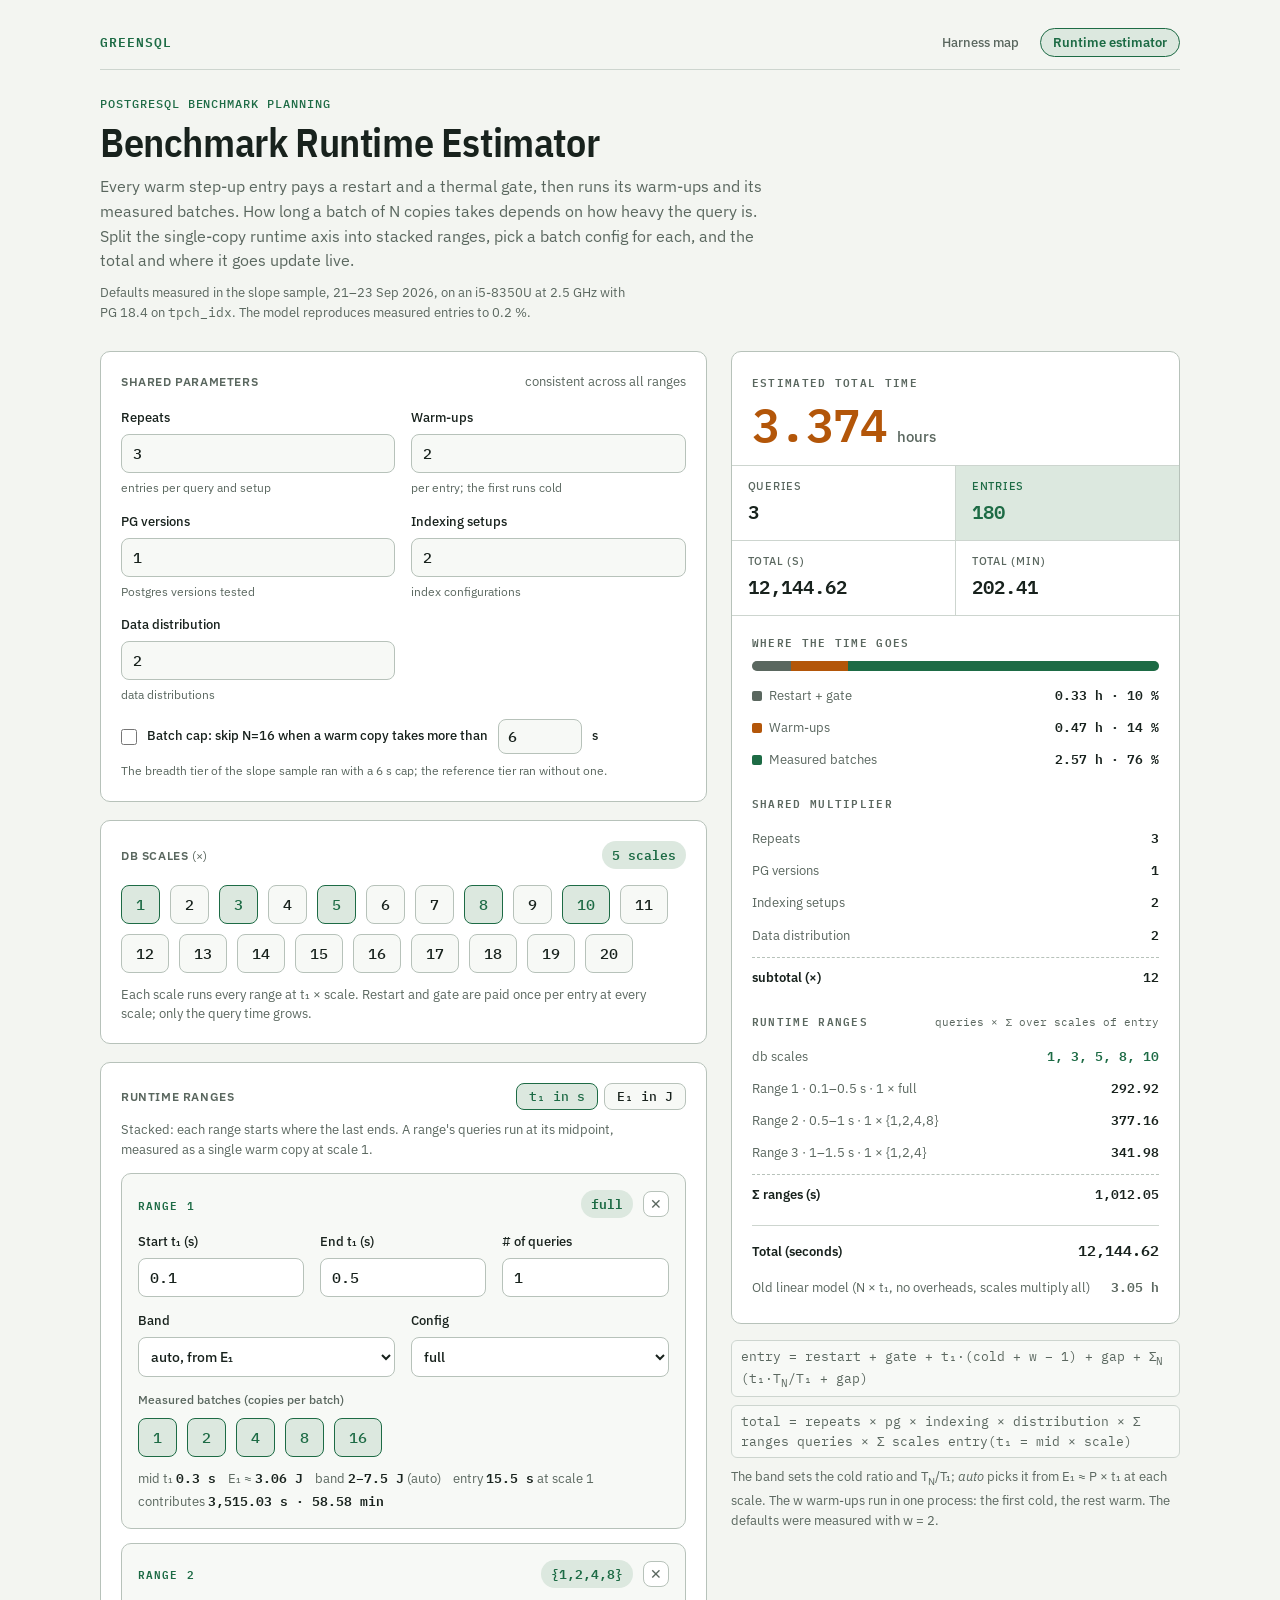
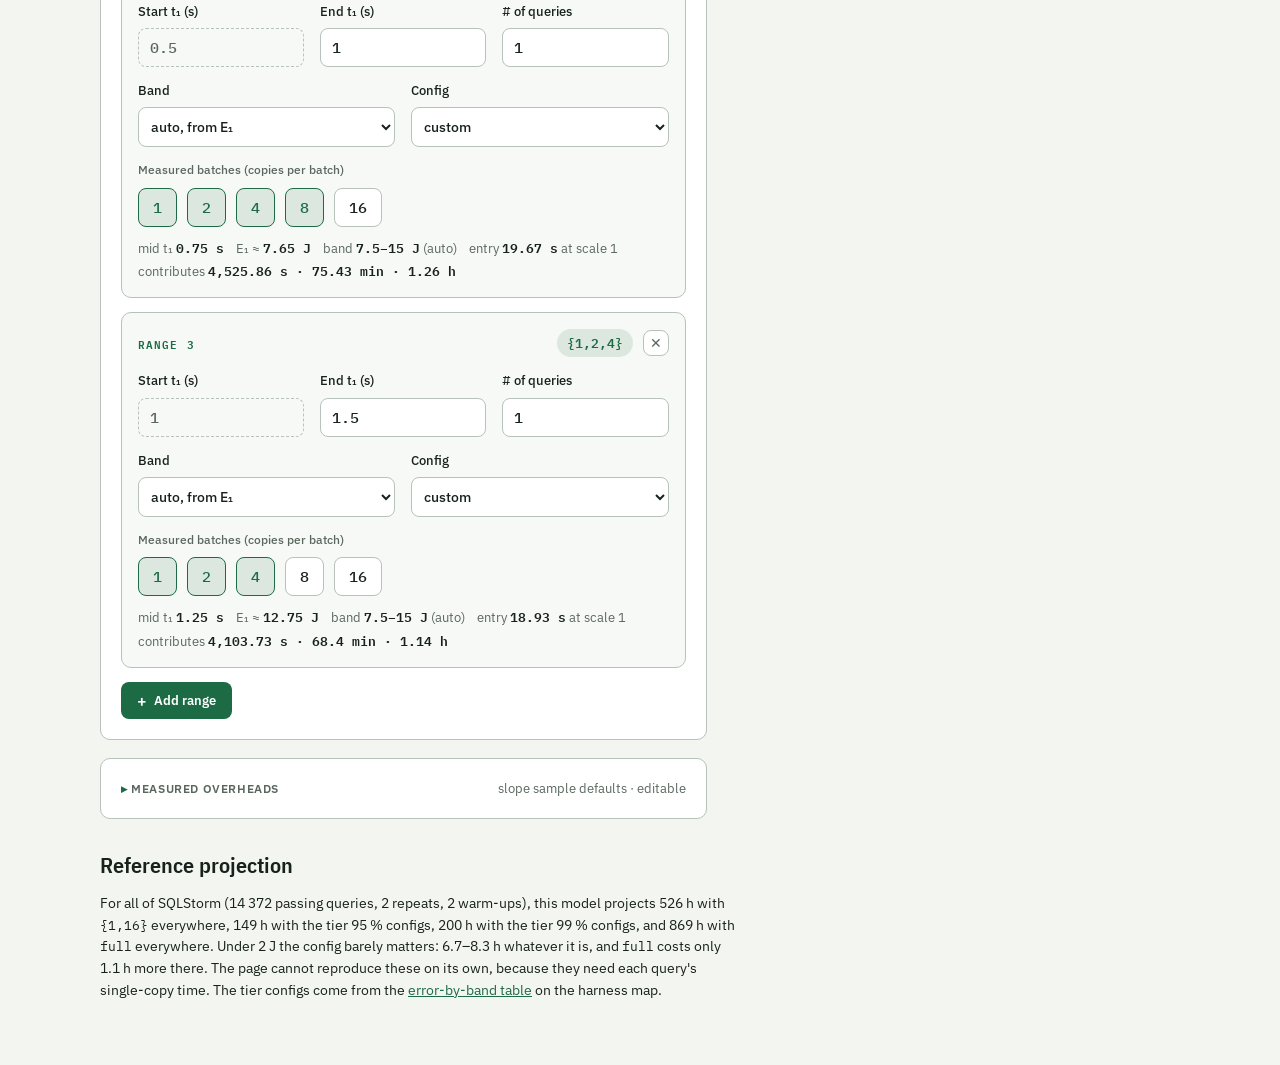
<file: estimator.html>
<!doctype html>
<html lang="en">
<head>
<meta charset="utf-8">
<meta name="viewport" content="width=device-width,initial-scale=1,viewport-fit=cover">
<title>Benchmark Runtime Estimator</title>
<meta name="description" content="Work out how long a GreenSQL warm step-up sweep will take: every entry pays a restart, a thermal gate, its warm-ups and its measured batches, timed from the slope-sample measurements. Split the runtime axis into stacked ranges, pick a batch config for each, and see the total and where it goes.">
<meta name="color-scheme" content="light dark">
<meta property="og:type" content="website">
<meta property="og:site_name" content="GreenSQL">
<meta property="og:title" content="Benchmark Runtime Estimator">
<meta property="og:description" content="Work out how long a GreenSQL warm step-up sweep will take: every entry pays a restart, a thermal gate, its warm-ups and its measured batches, timed from the slope-sample measurements.">
<meta property="og:url" content="https://greensql-ruc.github.io/estimator.html">
<meta name="twitter:card" content="summary">
<link rel="canonical" href="https://greensql-ruc.github.io/estimator.html">
<link rel="icon" href="data:image/svg+xml,%3Csvg xmlns='http://www.w3.org/2000/svg' viewBox='0 0 16 16'%3E%3Crect width='16' height='16' rx='3' fill='%231D6B45'/%3E%3Cpath d='M4 11.5V4.5h1.6l2.4 4.2 2.4-4.2H12v7h-1.5V7.2L8.4 10.8h-.8L5.5 7.2v4.3z' fill='%23fff'/%3E%3C/svg%3E">
<link rel="preconnect" href="https://fonts.googleapis.com">
<link rel="preconnect" href="https://fonts.gstatic.com" crossorigin>
<link rel="stylesheet" href="https://fonts.googleapis.com/css2?family=IBM+Plex+Mono:wght@400;500;600&family=IBM+Plex+Sans+Condensed:wght@600&family=IBM+Plex+Sans:wght@400;500;600&display=swap">
<link rel="stylesheet" href="assets/site.css">
<style>
/* ---- layout ---- */
.grid{display:grid;grid-template-columns:minmax(0,1.35fr) minmax(0,1fr);gap:24px;align-items:start}
@media (max-width:900px){.grid{grid-template-columns:minmax(0,1fr)}}
.srcnote{font-size:13px;color:var(--muted)}

/* ---- panels ---- */
.panel{display:block;margin:0;background:var(--panel);border:1px solid var(--line);border-radius:10px;padding:20px}
.panel + .panel{margin-top:18px}
.group-head{display:flex;align-items:baseline;justify-content:space-between;flex-wrap:wrap;gap:8px 12px;margin-bottom:16px}
.group-title{font:600 12px/1.3 "IBM Plex Sans",sans-serif;letter-spacing:.05em;text-transform:uppercase;
  color:var(--muted);margin:0;padding:0}
.group-title .sub{font-weight:400;text-transform:none;letter-spacing:0;color:var(--muted)}
.group-note{font-size:12.5px;color:var(--muted);margin:0}
.chips + .group-note{margin-top:12px}
.sublabel{font-size:12px;font-weight:500;color:var(--muted);margin:0 0 8px}

/* ---- number fields and selects ---- */
.fields{display:grid;grid-template-columns:1fr 1fr;gap:14px 16px}
.fields-3{grid-template-columns:1fr 1fr 1fr}
@media (max-width:480px){.fields,.fields-3{grid-template-columns:1fr 1fr}}
.field{display:flex;flex-direction:column;gap:6px;min-width:0}
.field label{font-size:13px;font-weight:500;color:var(--ink)}
.field .hint{font-size:12px;color:var(--muted)}
.field input,.field select{font:500 15px "IBM Plex Mono",ui-monospace,monospace;font-variant-numeric:tabular-nums;
  color:var(--ink);background:var(--sub);border:1px solid var(--line);border-radius:8px;
  padding:9px 11px;width:100%;-moz-appearance:textfield}
.field select{font:500 14px "IBM Plex Sans",sans-serif;padding:9px 8px}
.field input:focus-visible,.field select:focus-visible{outline:2px solid var(--accent);outline-offset:1px;border-color:var(--accent)}
.field input[readonly]{color:var(--muted);background:transparent;border-style:dashed;cursor:default}
.capline{grid-column:1 / -1;display:flex;flex-wrap:wrap;align-items:center;gap:8px 10px;font-size:13px;font-weight:500}
.capline input[type=number]{width:84px;font:500 15px "IBM Plex Mono",ui-monospace,monospace;color:var(--ink);
  background:var(--sub);border:1px solid var(--line);border-radius:8px;padding:7px 9px;-moz-appearance:textfield}
.capline input[type=checkbox]{width:16px;height:16px;accent-color:var(--accent);margin:0}
.capline .hint{flex-basis:100%;font-size:12px;font-weight:400;color:var(--muted)}

/* ---- toggle chips ---- */
fieldset{border:0;margin:0;padding:0;min-width:0}
legend{padding:0}
.chips{display:flex;flex-wrap:wrap;gap:10px}
.chip{position:relative}
.chip input{position:absolute;opacity:0;inset:0;cursor:pointer}
.chip label{display:inline-flex;align-items:center;justify-content:center;min-width:3ch;cursor:pointer;
  padding:9px 14px;border-radius:8px;border:1px solid var(--line);background:var(--sub);user-select:none;
  font:500 15px "IBM Plex Mono",ui-monospace,monospace;font-variant-numeric:tabular-nums;color:var(--ink);
  transition:background .12s,border-color .12s,color .12s}
.chip input:checked + label{background:var(--entry);border-color:var(--accent);color:var(--accent)}
.chip input:focus-visible + label{outline:2px solid var(--accent);outline-offset:2px}
.chip input:disabled{cursor:default}
.chip input:disabled + label{cursor:default;opacity:.7}
.unitseg{gap:6px}
.unitseg .chip label{padding:4px 12px;font-size:13px}
.sumtag{font:600 13px "IBM Plex Mono",ui-monospace,monospace;font-variant-numeric:tabular-nums;
  color:var(--accent);background:var(--entry);padding:3px 10px;border-radius:999px;white-space:nowrap}

/* ---- range cards ---- */
.gcard{background:var(--sub);border:1px solid var(--line);border-radius:10px;padding:16px;margin-bottom:14px}
.gcard:last-of-type{margin-bottom:0}
.gcard-head{display:flex;align-items:center;gap:10px;margin-bottom:14px}
.gtag{font:600 11px "IBM Plex Mono",ui-monospace,monospace;letter-spacing:.1em;text-transform:uppercase;color:var(--accent)}
.gcard-head .spacer{flex:1}
.grm{border:1px solid var(--line);background:var(--panel);color:var(--muted);width:26px;height:26px;
  border-radius:8px;cursor:pointer;font-size:14px;line-height:1;display:grid;place-items:center;
  transition:color .12s,border-color .12s}
.grm:hover:not(:disabled){color:var(--energy);border-color:var(--energy)}
.grm:disabled{opacity:.35;cursor:not-allowed}
.grm:focus-visible{outline:2px solid var(--accent);outline-offset:2px}
.gcard .fields{margin-bottom:14px}
.gcard .field input,.gcard .field select{background:var(--panel)}
.gcard .field input[readonly]{background:transparent}
.gcard .chip label{background:var(--panel)}
.gcontrib{margin:12px 0 0;font-size:12.5px;color:var(--muted);display:flex;flex-wrap:wrap;gap:4px 12px}
.gcontrib b{color:var(--ink);font-weight:600;font-family:"IBM Plex Mono",ui-monospace,monospace;font-variant-numeric:tabular-nums}
.gwarn{margin:10px 0 0;font-size:12.5px;color:var(--energy);max-width:none}
.addbtn{display:inline-flex;align-items:center;gap:7px;margin-top:14px;background:var(--accent);
  color:var(--accent-ink);border:0;font:600 13px "IBM Plex Sans",sans-serif;padding:10px 16px;
  border-radius:8px;cursor:pointer}
.addbtn:hover{filter:brightness(1.08)}
.addbtn:focus-visible{outline:2px solid var(--accent);outline-offset:2px}
.addbtn .plus{font-size:16px;line-height:1}

/* ---- measured overheads ---- */
details.panel > summary{cursor:pointer;list-style:none;display:flex;align-items:baseline;justify-content:space-between;flex-wrap:wrap;gap:8px 12px}
details.panel > summary::-webkit-details-marker{display:none}
details.panel > summary .group-title::before{content:"\25B8\00A0";color:var(--accent)}
details.panel[open] > summary .group-title::before{content:"\25BE\00A0"}
details.panel[open] > summary{margin-bottom:16px}
.qbtns{display:flex;flex-wrap:wrap;gap:6px}
.qbtn,.resetbtn{font:500 12px "IBM Plex Sans",sans-serif;color:var(--muted);background:var(--sub);border:1px solid var(--line);
  border-radius:999px;padding:4px 10px;cursor:pointer}
.qbtn:hover,.resetbtn:hover{color:var(--accent);border-color:var(--accent)}
.ovwrap{overflow-x:auto;margin-top:18px}
.ovtbl{border-collapse:collapse;width:100%;font-size:13px}
.ovtbl caption{text-align:left;font-size:12.5px;color:var(--muted);padding-bottom:8px}
.ovtbl th{font:600 11px/1.3 "IBM Plex Sans",sans-serif;letter-spacing:.05em;text-transform:uppercase;color:var(--muted);
  text-align:left;padding:0 5px 6px;white-space:nowrap}
.ovtbl td{padding:3px 5px}
.ovtbl th[scope=row]{font:500 12.5px "IBM Plex Mono",ui-monospace,monospace;letter-spacing:0;text-transform:none;color:var(--ink);padding-right:10px}
.ovtbl input{font:500 13px "IBM Plex Mono",ui-monospace,monospace;font-variant-numeric:tabular-nums;width:100%;min-width:58px;
  padding:6px 7px;border:1px solid var(--line);border-radius:6px;background:var(--sub);color:var(--ink);-moz-appearance:textfield}
.ovfoot{display:flex;flex-wrap:wrap;align-items:center;justify-content:space-between;gap:10px;margin-top:14px}
.ovfoot p{font-size:12.5px;color:var(--muted)}

/* ---- result rail ---- */
.rail{position:sticky;top:24px}
.result{background:var(--panel);border:1px solid var(--line);border-radius:10px;overflow:hidden}
.result .top{padding:20px 20px 16px}
.kicker{font:600 11px "IBM Plex Mono",ui-monospace,monospace;letter-spacing:.12em;text-transform:uppercase;
  color:var(--muted);margin:0 0 10px}
.headline{display:flex;align-items:baseline;gap:10px;flex-wrap:wrap}
.headline .num{font:600 46px/1 "IBM Plex Mono",ui-monospace,monospace;font-variant-numeric:tabular-nums;
  color:var(--energy);letter-spacing:-.02em}
.headline .unit{font-size:15px;color:var(--muted);font-weight:500}
.days{margin:8px 0 0;font-size:13px;color:var(--muted)}
.days b{color:var(--ink);font-weight:600}
.tiles{display:grid;grid-template-columns:repeat(2,1fr);gap:1px;background:var(--faint);border-top:1px solid var(--faint)}
.tile{background:var(--panel);padding:13px 16px;min-width:0}
.tile.q{background:var(--entry)}
.tile .t-label{font:500 11px "IBM Plex Sans",sans-serif;letter-spacing:.07em;text-transform:uppercase;
  color:var(--muted);margin:0 0 4px}
.tile.q .t-label{color:var(--accent)}
.tile .t-val{font:600 19px "IBM Plex Mono",ui-monospace,monospace;font-variant-numeric:tabular-nums;
  color:var(--ink);margin:0;overflow-wrap:anywhere}
.tile.q .t-val{color:var(--accent)}
.chain{padding:16px 20px 20px;border-top:1px solid var(--faint)}
.chain h3{font:600 11px "IBM Plex Mono",ui-monospace,monospace;letter-spacing:.12em;text-transform:uppercase;
  color:var(--muted);margin:0 0 10px;display:flex;justify-content:space-between;align-items:baseline;gap:8px}
.chain h3 .h-sub{font-weight:400;letter-spacing:0;text-transform:none;color:var(--muted);font-size:11px}
.chain h3.spaced{margin-top:18px}
.factor{display:grid;grid-template-columns:1fr auto;align-items:baseline;gap:8px;padding:5px 0;font-size:13px}
.factor .fname{color:var(--muted)}
.factor .fval{font:600 13px "IBM Plex Mono",ui-monospace,monospace;font-variant-numeric:tabular-nums;color:var(--ink)}
.factor.derived .fval{color:var(--accent)}
.factor.subtotal{border-top:1px dashed var(--line);margin-top:6px;padding-top:8px}
.factor.subtotal .fname{color:var(--ink);font-weight:600}
.factor.compare{margin-top:8px}
.factor.compare .fval{color:var(--muted)}
.chain .rule{border:0;border-top:1px solid var(--faint);margin:14px 0 12px}
.chain .product{display:grid;grid-template-columns:1fr auto;align-items:baseline;gap:8px}
.chain .product .fname{font-weight:600;color:var(--ink);font-size:13px}
.chain .product .fval{font:600 15px "IBM Plex Mono",ui-monospace,monospace;font-variant-numeric:tabular-nums;color:var(--ink)}
.bar{display:flex;height:10px;border-radius:5px;overflow:hidden;background:var(--faint);margin:2px 0 8px}
.bar span{display:block;height:100%;min-width:0}
.sw{display:inline-block;width:10px;height:10px;border-radius:2px;margin-right:7px;vertical-align:-1px}
.k-fixed{background:var(--muted)} .k-warm{background:var(--energy)} .k-meas{background:var(--accent)}
.formula{margin-top:16px;font-size:12.5px;color:var(--muted);max-width:64ch;line-height:1.6}
.formula + .formula{margin-top:8px}
.formula code{display:block;background:var(--sub);padding:6px 9px;border-radius:6px;border:1px solid var(--faint);color:var(--muted);line-height:1.5}
.refs{margin-top:32px;display:grid;gap:8px}
.refs p{font-size:14px;max-width:80ch}

@media (prefers-reduced-motion: reduce){*{transition:none !important}}
</style>
</head>
<body>

<nav class="sitenav" aria-label="Site sections">
  <span class="brand">GreenSQL</span>
  <a href="./">Harness map</a>
  <a href="estimator.html" aria-current="page">Runtime estimator</a>
</nav>

<header class="wrap">
  <div class="eyebrow">PostgreSQL benchmark planning</div>
  <h1>Benchmark Runtime Estimator</h1>
  <p class="lede">Every warm step-up entry pays a restart and a thermal gate, then runs its warm-ups and its measured batches. How long a batch of N copies takes depends on how heavy the query is. Split the single-copy runtime axis into stacked ranges, pick a batch config for each, and the total and where it goes update live.</p>
  <p class="srcnote">Defaults measured in the slope sample, 21–23 Sep 2026, on an i5-8350U at 2.5 GHz with PG 18.4 on <code>tpch_idx</code>. The model reproduces measured entries to 0.2 %.</p>
</header>

<main class="wrap">
  <div class="grid">
    <!-- CONTROLS -->
    <div>
      <section class="panel">
        <div class="group-head">
          <h2 class="group-title">Shared parameters</h2>
          <span class="group-note">consistent across all ranges</span>
        </div>
        <div class="fields">
          <div class="field">
            <label for="repeats">Repeats</label>
            <input id="repeats" type="number" min="0" step="1" value="3" inputmode="numeric">
            <span class="hint">entries per query and setup</span>
          </div>
          <div class="field">
            <label for="warmup">Warm-ups</label>
            <input id="warmup" type="number" min="0" step="1" value="2" inputmode="numeric">
            <span class="hint">per entry; the first runs cold</span>
          </div>
          <div class="field">
            <label for="pg">PG versions</label>
            <input id="pg" type="number" min="0" step="1" value="1" inputmode="numeric">
            <span class="hint">Postgres versions tested</span>
          </div>
          <div class="field">
            <label for="indexing">Indexing setups</label>
            <input id="indexing" type="number" min="0" step="1" value="2" inputmode="numeric">
            <span class="hint">index configurations</span>
          </div>
          <div class="field">
            <label for="distribution">Data distribution</label>
            <input id="distribution" type="number" min="0" step="1" value="2" inputmode="numeric">
            <span class="hint">data distributions</span>
          </div>
          <div class="capline">
            <input type="checkbox" id="capOn">
            <label for="capOn">Batch cap: skip N=16 when a warm copy takes more than</label>
            <input id="capSec" type="number" min="0" step="0.5" value="6" inputmode="decimal" aria-label="Batch cap threshold in seconds">
            <span>s</span>
            <span class="hint">The breadth tier of the slope sample ran with a 6 s cap; the reference tier ran without one.</span>
          </div>
        </div>
      </section>

      <section class="panel">
        <fieldset>
          <div class="group-head">
            <legend class="group-title">DB scales <span class="sub">(×)</span></legend>
            <span class="sumtag" id="scaleSum">5 scales</span>
          </div>
          <div class="chips" id="scaleChips"></div>
          <p class="group-note">Each scale runs every range at t₁ × scale. Restart and gate are paid once per entry at every scale; only the query time grows.</p>
        </fieldset>
      </section>

      <section class="panel">
        <div class="group-head">
          <h2 class="group-title">Runtime ranges</h2>
          <div class="chips unitseg" role="radiogroup" aria-label="Range unit">
            <div class="chip"><input type="radio" name="unit" id="unit-s" value="s" checked><label for="unit-s">t₁ in s</label></div>
            <div class="chip"><input type="radio" name="unit" id="unit-J" value="J"><label for="unit-J">E₁ in J</label></div>
          </div>
        </div>
        <p class="group-note" style="margin:-6px 0 14px">Stacked: each range starts where the last ends. A range's queries run at its midpoint, measured as a single warm copy at scale 1.</p>
        <div id="groups"></div>
        <button class="addbtn" id="addGroup" type="button"><span class="plus">+</span> Add range</button>
      </section>

      <details class="panel" id="overheads">
        <summary>
          <h2 class="group-title">Measured overheads</h2>
          <span class="group-note">slope sample defaults · editable</span>
        </summary>
        <div class="fields">
          <div class="field">
            <label for="restart">Restart + ready (s)</label>
            <input id="restart" type="number" min="0" step="0.01" inputmode="decimal">
            <span class="hint">per entry</span>
          </div>
          <div class="field">
            <label for="gate">Thermal gate (s)</label>
            <input id="gate" type="number" min="0" step="0.01" inputmode="decimal">
            <span class="hint">mean wait per entry</span>
          </div>
          <div class="field">
            <label for="gap">Process gap (s)</label>
            <input id="gap" type="number" min="0" step="0.001" inputmode="decimal">
            <span class="hint">before each warm-up or batch process</span>
          </div>
          <div class="field">
            <label for="timeout">statement_timeout (s)</label>
            <input id="timeout" type="number" min="0" step="1" inputmode="numeric">
            <span class="hint">only used for warnings</span>
          </div>
          <div class="field">
            <label for="power">Package power P (W)</label>
            <input id="power" type="number" min="0" step="0.1" inputmode="decimal">
            <span class="hint">E₁ ≈ P × t₁, to pick the band</span>
          </div>
          <div class="field">
            <span class="sublabel" style="margin:0">Median P = E₁ / t₁</span>
            <div class="qbtns">
              <button class="qbtn" type="button" data-power="10.2">10.2 all</button>
              <button class="qbtn" type="button" data-power="11.7">11.7 4-worker</button>
              <button class="qbtn" type="button" data-power="7.0">7.0 0–2-worker</button>
            </div>
          </div>
        </div>
        <div class="ovwrap">
          <table class="ovtbl">
            <caption>Per band: the cold first warm-up, and a batch of N copies, as multiples of one warm copy. The ratios are not N: light queries pay far less than N× per batch (all queries: 1.95 / 3.85 / 7.65 / 14.58).</caption>
            <thead><tr><th scope="col">Band (E₁)</th><th scope="col">Cold</th><th scope="col">T₂/T₁</th><th scope="col">T₄/T₁</th><th scope="col">T₈/T₁</th><th scope="col">T₁₆/T₁</th></tr></thead>
            <tbody id="ovBody"></tbody>
          </table>
        </div>
        <div class="ovfoot">
          <p>Measured at 2.5 GHz from entry timestamps.</p>
          <button class="resetbtn" id="resetOv" type="button">Reset to measured</button>
        </div>
      </details>
    </div>

    <!-- RESULT RAIL -->
    <div class="rail">
      <div class="result">
        <div class="top">
          <p class="kicker">Estimated total time</p>
          <div class="headline">
            <span class="num" id="hVal">0</span>
            <span class="unit">hours</span>
          </div>
          <p class="days" id="daysLine" hidden></p>
        </div>
        <div class="tiles">
          <div class="tile">
            <p class="t-label">Queries</p>
            <p class="t-val" id="qVal">0</p>
          </div>
          <div class="tile q">
            <p class="t-label">Entries</p>
            <p class="t-val" id="eVal">0</p>
          </div>
          <div class="tile">
            <p class="t-label">Total (s)</p>
            <p class="t-val" id="sVal">0</p>
          </div>
          <div class="tile">
            <p class="t-label">Total (min)</p>
            <p class="t-val" id="mVal">0</p>
          </div>
        </div>
        <div class="chain">
          <h3>Where the time goes</h3>
          <div class="bar" aria-hidden="true"><span class="k-fixed" id="barF"></span><span class="k-warm" id="barW"></span><span class="k-meas" id="barM"></span></div>
          <div class="factor"><span class="fname"><i class="sw k-fixed"></i>Restart + gate</span><span class="fval" id="bFixed">0</span></div>
          <div class="factor"><span class="fname"><i class="sw k-warm"></i>Warm-ups</span><span class="fval" id="bWarm">0</span></div>
          <div class="factor"><span class="fname"><i class="sw k-meas"></i>Measured batches</span><span class="fval" id="bMeas">0</span></div>

          <h3 class="spaced">Shared multiplier</h3>
          <div class="factor"><span class="fname">Repeats</span><span class="fval" id="fRepeats">3</span></div>
          <div class="factor"><span class="fname">PG versions</span><span class="fval" id="fPg">1</span></div>
          <div class="factor"><span class="fname">Indexing setups</span><span class="fval" id="fIndexing">2</span></div>
          <div class="factor"><span class="fname">Data distribution</span><span class="fval" id="fDistribution">2</span></div>
          <div class="factor subtotal"><span class="fname">subtotal (&times;)</span><span class="fval" id="fShared">12</span></div>

          <h3 class="spaced">Runtime ranges <span class="h-sub">queries &times; &#931; over scales of entry</span></h3>
          <div class="factor derived"><span class="fname">db scales</span><span class="fval" id="fScales">1, 3, 5, 8, 10</span></div>
          <div id="railGroups"></div>
          <div class="factor subtotal"><span class="fname">&#931; ranges (s)</span><span class="fval" id="fSumContrib">0</span></div>

          <hr class="rule">
          <div class="product"><span class="fname">Total (seconds)</span><span class="fval" id="fTotal">0</span></div>
          <div class="factor compare"><span class="fname">Old linear model <span class="h-sub">(N × t₁, no overheads, scales multiply all)</span></span><span class="fval" id="fOld">0</span></div>
        </div>
      </div>
      <p class="formula"><code>entry = restart + gate + t₁·(cold + w − 1) + gap + &#931;<sub>N</sub> (t₁·T<sub>N</sub>/T₁ + gap)</code></p>
      <p class="formula"><code>total = repeats &times; pg &times; indexing &times; distribution &times; &#931; ranges queries &times; &#931; scales entry(t₁ = mid &times; scale)</code></p>
      <p class="formula">The band sets the cold ratio and T<sub>N</sub>/T₁; <em>auto</em> picks it from E₁ ≈ P × t₁ at each scale. The w warm-ups run in one process: the first cold, the rest warm. The defaults were measured with w = 2.</p>
    </div>
  </div>

  <div class="refs">
    <h2>Reference projection</h2>
    <p>For all of SQLStorm (14 372 passing queries, 2 repeats, 2 warm-ups), this model projects 526 h with <code>{1,16}</code> everywhere, 149 h with the tier 95 % configs, 200 h with the tier 99 % configs, and 869 h with <code>full</code> everywhere. Under 2 J the config barely matters: 6.7–8.3 h whatever it is, and <code>full</code> costs only 1.1 h more there. The page cannot reproduce these on its own, because they need each query's single-copy time. The tier configs come from the <a href="./#how-many-copies">error-by-band table</a> on the harness map.</p>
  </div>
</main>

<script>
  const SCALE_SIZES = Array.from({ length: 20 }, (_, i) => i + 1);
  const SCALE_DEFAULT = new Set([1, 3, 5, 8, 10]);
  const BATCH_SIZES = [1, 2, 4, 8, 16];
  const RATIO_NS = [2, 4, 8, 16];

  // Energy bands by single-copy energy E1, in joules
  const BAND_LABELS = ["0–2 J", "2–7.5 J", "7.5–15 J", "15–40 J", "40–75 J", "75–120 J", "> 120 J"];
  const BAND_EDGES = [2, 7.5, 15, 40, 75, 120];
  const bandOf = e1 => { let b = 0; while (b < BAND_EDGES.length && e1 >= BAND_EDGES[b]) b++; return b; };

  // Measured in the slope sample (2.5 GHz, i5-8350U, PG 18.4)
  const DEFAULTS = {
    restart: 3.74, gate: 2.78, gap: 0.077, power: 10.2, timeout: 60,
    cold: [3.09, 1.99, 2.08, 1.39, 1.18, 1.17, 1.12],
    r: [
      [1.30, 1.94, 3.24, 5.62],
      [1.78, 3.36, 6.49, 12.78],
      [1.90, 3.70, 7.34, 14.55],
      [1.95, 3.84, 7.64, 15.22],
      [1.98, 3.93, 7.83, 15.67],
      [1.98, 3.95, 7.89, 15.70],
      [1.99, 3.97, 7.92, 15.77],
    ],
  };

  // Cheapest config per band: 95 % = 9 in 10 queries within 5 %; 99 % = median query within 1 %
  const TIER = {
    t95: [[1, 8], [4], [2], [2], [1], [1], [1]],
    t99: [[1, 2, 4, 8, 16], [1, 16], [1, 4], [4], [4], [1], [1]],
  };
  const PRESETS = [
    ["1", "{1}"], ["1,2", "{1,2}"], ["1,4", "{1,4}"], ["1,8", "{1,8}"], ["1,16", "{1,16}"],
    ["2", "E2/2"], ["4", "E4/4"], ["8", "E8/8"], ["16", "E16/16"], ["1,2,4,8,16", "full"],
    ["t95", "Tier 95 % (p90)"], ["t99", "Tier 99 % (median)"], ["custom", "custom"],
  ];
  const cfgName = cfg => {
    if (!cfg.length) return "none";
    const key = cfg.join(",");
    const p = PRESETS.find(([v]) => v === key);
    return p ? p[1] : `{${key}}`;
  };

  // Seconds for one entry of a query whose warm single copy takes t1 seconds.
  // cfg lists the measured batch sizes; w is the number of warm-ups.
  function entrySeconds(t1, band, cfg, w, p = DEFAULTS) {
    const fixed = p.restart + p.gate;
    const warm = w >= 1 ? t1 * (p.cold[band] + w - 1) + p.gap : 0;
    let meas = 0;
    for (const n of cfg) meas += t1 * (n === 1 ? 1 : p.r[band][RATIO_NS.indexOf(n)]) + p.gap;
    return { fixed, warm, meas, total: fixed + warm + meas };
  }

  const SEED_GROUPS = [
    { min: 0.1, max: 0.5, queries: 1, batches: [1, 2, 4, 8, 16] },
    { min: 0.5, max: 1.0, queries: 1, batches: [1, 2, 4, 8] },
    { min: 1.0, max: 1.5, queries: 1, batches: [1, 2, 4] },
  ];

  const nf = (max = 2) => new Intl.NumberFormat(undefined, { maximumFractionDigits: max });
  const fmtNum = nf(2);
  const fmtInt = nf(0);
  const trim = x => String(+(+x).toFixed(4));
  const $ = id => document.getElementById(id);

  // seconds -> "X s · Y min · Z h · W d", with h/d shown only when > 1
  function durText(sec) {
    const parts = [`${fmtNum.format(sec)} s`, `${fmtNum.format(sec / 60)} min`];
    const h = sec / 3600;
    if (h > 1) parts.push(`${fmtNum.format(h)} h`);
    const d = sec / 86400;
    if (d > 1) parts.push(`${fmtNum.format(d)} d`);
    return parts.join(" · ");
  }
  const hText = sec => `${nf(sec / 3600 < 10 ? 2 : 1).format(sec / 3600)} h`;

  const num = el => {
    const v = parseFloat(el.value);
    return Number.isFinite(v) && v >= 0 ? v : 0;
  };

  // ---- measured overheads panel ----
  const ovBody = $("ovBody");
  BAND_LABELS.forEach((label, b) => {
    const tr = document.createElement("tr");
    tr.innerHTML = `<th scope="row">${label}</th>` +
      `<td><input type="number" min="0" step="0.01" id="cold-${b}" aria-label="${label}: cold first warm-up, × a warm copy" inputmode="decimal"></td>` +
      RATIO_NS.map(n => `<td><input type="number" min="0" step="0.01" id="r-${b}-${n}" aria-label="${label}: batch of ${n}, × a warm copy" inputmode="decimal"></td>`).join("");
    ovBody.appendChild(tr);
  });
  function resetOverheads() {
    for (const k of ["restart", "gate", "gap", "power", "timeout"]) $(k).value = DEFAULTS[k];
    DEFAULTS.cold.forEach((v, b) => { $(`cold-${b}`).value = v; });
    DEFAULTS.r.forEach((row, b) => row.forEach((v, i) => { $(`r-${b}-${RATIO_NS[i]}`).value = v; }));
  }
  resetOverheads();
  $("resetOv").addEventListener("click", () => { resetOverheads(); recompute(); });
  document.querySelectorAll(".qbtn").forEach(btn =>
    btn.addEventListener("click", () => { $("power").value = btn.dataset.power; recompute(); }));

  function readParams() {
    const p = {};
    for (const k of ["restart", "gate", "gap", "power", "timeout"]) p[k] = num($(k));
    p.cold = BAND_LABELS.map((_, b) => num($(`cold-${b}`)));
    p.r = BAND_LABELS.map((_, b) => RATIO_NS.map(n => num($(`r-${b}-${n}`))));
    return p;
  }

  // ---- shared scale chips ----
  const scaleHost = $("scaleChips");
  SCALE_SIZES.forEach(v => {
    const chip = document.createElement("div");
    chip.className = "chip";
    chip.innerHTML =
      `<input type="checkbox" id="scale-${v}" value="${v}" data-scale>` +
      `<label for="scale-${v}">${v}</label>`;
    if (SCALE_DEFAULT.has(v)) chip.querySelector("input").checked = true;
    scaleHost.appendChild(chip);
  });
  const selectedScales = () =>
    [...document.querySelectorAll("input[data-scale]:checked")].map(el => Number(el.value));

  // ---- range unit ----
  let unit = "s";
  const unitText = () => (unit === "s" ? "t₁ (s)" : "E₁ (J)");

  // ---- runtime ranges ----
  const groupsHost = $("groups");
  let gid = 0;

  const chipCfg = card =>
    [...card.querySelectorAll("input[data-batch]:checked")].map(el => Number(el.value));

  function makeGroup(seed) {
    const id = ++gid;
    const card = document.createElement("div");
    card.className = "gcard";
    const chips = BATCH_SIZES.map(v =>
      `<div class="chip"><input type="checkbox" id="b-${id}-${v}" value="${v}" data-batch${seed.batches.includes(v) ? " checked" : ""}>` +
      `<label for="b-${id}-${v}">${v}</label></div>`
    ).join("");
    const presetKey = seed.batches.join(",");
    const preset = PRESETS.some(([v]) => v === presetKey) ? presetKey : "custom";
    card.innerHTML =
      `<div class="gcard-head">` +
        `<span class="gtag" data-label>Range</span>` +
        `<span class="spacer"></span>` +
        `<span class="sumtag" data-cfgtag></span>` +
        `<button class="grm" type="button" title="Remove range" aria-label="Remove range">✕</button>` +
      `</div>` +
      `<div class="fields fields-3">` +
        `<div class="field"><label for="min-${id}" data-ulabel="Start">Start</label><input id="min-${id}" type="number" min="0" step="0.1" value="${seed.min}" data-min inputmode="decimal"></div>` +
        `<div class="field"><label for="max-${id}" data-ulabel="End">End</label><input id="max-${id}" type="number" min="0" step="0.1" value="${seed.max}" data-max inputmode="decimal"></div>` +
        `<div class="field"><label for="q-${id}"># of queries</label><input id="q-${id}" type="number" min="0" step="1" value="${seed.queries}" data-queries inputmode="numeric"></div>` +
      `</div>` +
      `<div class="fields">` +
        `<div class="field"><label for="band-${id}">Band</label><select id="band-${id}" data-band>` +
          `<option value="auto">auto, from E₁</option>` +
          BAND_LABELS.map((l, b) => `<option value="${b}">${l}</option>`).join("") +
        `</select></div>` +
        `<div class="field"><label for="cfg-${id}">Config</label><select id="cfg-${id}" data-cfg>` +
          PRESETS.map(([v, l]) => `<option value="${v}"${v === preset ? " selected" : ""}>${l}</option>`).join("") +
        `</select></div>` +
      `</div>` +
      `<p class="sublabel" id="bl-${id}">Measured batches (copies per batch)</p>` +
      `<div class="chips" role="group" aria-labelledby="bl-${id}">${chips}</div>` +
      `<p class="gcontrib"></p>` +
      `<p class="gwarn" data-warn hidden></p>`;
    card.querySelector(".grm").addEventListener("click", () => { card.remove(); recompute(); });
    groupsHost.appendChild(card);
  }

  SEED_GROUPS.forEach(makeGroup);

  $("addGroup").addEventListener("click", () => {
    const cards = [...groupsHost.querySelectorAll(".gcard")];
    const last = cards[cards.length - 1];
    let start = 1, width = 0.5;
    if (last) {
      const lmin = num(last.querySelector("[data-min]"));
      const lmax = num(last.querySelector("[data-max]"));
      start = lmax;
      width = Math.max(0.1, lmax - lmin) || 0.5;
    }
    makeGroup({ min: start, max: +(start + width).toFixed(4), queries: 1, batches: [...BATCH_SIZES] });
    recompute();
  });

  // switching unit converts every range bound with the current P
  document.querySelectorAll("input[name=unit]").forEach(r => r.addEventListener("change", () => {
    const next = document.querySelector("input[name=unit]:checked").value;
    if (next === unit) return;
    const P = num($("power"));
    const f = next === "J" ? P : (P > 0 ? 1 / P : 0);
    groupsHost.querySelectorAll("[data-min],[data-max]").forEach(el => { el.value = trim(num(el) * f); });
    unit = next;
    recompute();
  }));

  // a preset sets the chips; editing the chips picks the matching preset or "custom"
  function syncConfig(e) {
    const t = e.target;
    const card = t.closest && t.closest(".gcard");
    if (!card) return;
    const sel = card.querySelector("[data-cfg]");
    if (t.matches("[data-cfg]") && /^[\d,]+$/.test(t.value)) {
      const want = t.value.split(",").map(Number);
      card.querySelectorAll("input[data-batch]").forEach(el => { el.checked = want.includes(Number(el.value)); });
    } else if (t.matches("input[data-batch]")) {
      const key = chipCfg(card).join(",");
      sel.value = PRESETS.some(([v]) => v === key && /^[\d,]+$/.test(v)) ? key : "custom";
    }
  }

  const railGroups = $("railGroups");

  function recompute() {
    const p = readParams();
    const repeats = num($("repeats"));
    const warmup = num($("warmup"));
    const pg = num($("pg"));
    const indexing = num($("indexing"));
    const distribution = num($("distribution"));
    const capOn = $("capOn").checked;
    const capSec = num($("capSec"));
    const scales = selectedScales();
    const scaleSum = scales.reduce((a, s) => a + s, 0);
    const shared = repeats * pg * indexing * distribution;
    const P = p.power;

    const cards = [...groupsHost.querySelectorAll(".gcard")];
    let sumContrib = 0, sumFixed = 0, sumWarm = 0, sumMeas = 0, sumOld = 0;
    let totalQueries = 0;
    let prevMax = null;
    railGroups.innerHTML = "";

    cards.forEach((card, i) => {
      const n = i + 1;
      const minInput = card.querySelector("[data-min]");
      const maxInput = card.querySelector("[data-max]");
      // stacked: every range but the first starts where the previous ended
      let min;
      if (i === 0) { minInput.readOnly = false; min = num(minInput); }
      else { minInput.readOnly = true; min = prevMax; minInput.value = trim(min); }
      const effMax = Math.max(min, num(maxInput));
      prevMax = effMax;
      card.querySelectorAll("[data-ulabel]").forEach(l => { l.textContent = `${l.dataset.ulabel} ${unitText()}`; });

      // bounds in seconds of a single warm copy at scale 1
      const toT1 = x => (unit === "s" ? x : (P > 0 ? x / P : 0));
      const mid = (min + effMax) / 2;
      const midT1 = toT1(mid);
      const endT1 = toT1(effMax);

      const queries = num(card.querySelector("[data-queries]"));
      const bandSel = card.querySelector("[data-band]").value;
      const cfgSel = card.querySelector("[data-cfg]").value;
      const tier = TIER[cfgSel];
      const chipsNow = chipCfg(card);
      const bandFor = t1 => (bandSel === "auto" ? bandOf(t1 * P) : Number(bandSel));
      const cfgFor = (t1, b) => {
        const c = tier ? tier[b] : chipsNow;
        return capOn && t1 > capSec ? c.filter(x => x !== 16) : c;
      };

      // scale 1, for the card
      const b1 = bandFor(midT1);
      const c1 = cfgFor(midT1, b1);
      const e1 = entrySeconds(midT1, b1, c1, warmup, p);
      card.querySelectorAll("input[data-batch]").forEach(el => {
        el.disabled = !!tier;
        if (tier) el.checked = tier[b1].includes(Number(el.value));
      });

      // every selected scale
      let f = 0, w = 0, m = 0;
      scales.forEach(s => {
        const t1 = midT1 * s;
        const b = bandFor(t1);
        const e = entrySeconds(t1, b, cfgFor(t1, b), warmup, p);
        f += e.fixed; w += e.warm; m += e.meas;
      });
      const contrib = queries * (f + w + m);
      sumFixed += queries * f; sumWarm += queries * w; sumMeas += queries * m;
      sumContrib += contrib;
      totalQueries += queries;
      sumOld += queries * midT1 * (c1.reduce((a, x) => a + x, 0) + warmup);

      const capped = capOn && tier === undefined && chipsNow.includes(16) && midT1 * Math.max(1, ...scales) > capSec;
      card.querySelector("[data-label]").textContent = `Range ${n}`;
      card.querySelector("[data-cfgtag]").textContent = cfgName(c1) + (capped ? " · capped" : "");
      card.querySelector(".gcontrib").innerHTML =
        `<span>mid t₁ <b>${fmtNum.format(midT1)} s</b></span>` +
        `<span>E₁ ≈ <b>${fmtNum.format(midT1 * P)} J</b></span>` +
        `<span>band <b>${BAND_LABELS[b1]}</b>${bandSel === "auto" ? " (auto)" : ""}</span>` +
        `<span>entry <b>${fmtNum.format(e1.total)} s</b> at scale 1</span>` +
        `<span>contributes <b>${durText(shared * contrib)}</b></span>`;

      const warn = card.querySelector("[data-warn]");
      const sMax = scales.length ? Math.max(...scales) : 0;
      const tMax = endT1 * sMax;
      if (sMax && p.timeout > 0 && tMax > p.timeout) {
        warn.hidden = false;
        warn.textContent = `At scale ${sMax} the slowest queries here take about ${fmtNum.format(tMax)} s a copy, past the ${fmtNum.format(p.timeout)} s statement_timeout. They would be cancelled, so this range overstates the time.`;
      } else {
        warn.hidden = true;
      }

      const row = document.createElement("div");
      row.className = "factor";
      row.innerHTML =
        `<span class="fname">Range ${n} · ${trim(min)}–${trim(effMax)} ${unit} · ${fmtNum.format(queries)} × ${cfgName(c1)}</span>` +
        `<span class="fval">${fmtNum.format(contrib)}</span>`;
      railGroups.appendChild(row);
    });

    groupsHost.querySelectorAll(".grm").forEach(b => { b.disabled = cards.length <= 1; });

    const totalSec = shared * sumContrib;
    const totalHr = totalSec / 3600;
    const oldSec = repeats * scaleSum * pg * indexing * distribution * sumOld;
    const entries = shared * scales.length * totalQueries;

    $("scaleSum").textContent = `${scales.length} scale${scales.length === 1 ? "" : "s"}`;
    $("qVal").textContent = fmtInt.format(totalQueries);
    $("eVal").textContent = fmtInt.format(entries);
    $("hVal").textContent = nf(3).format(totalHr);
    $("sVal").textContent = fmtNum.format(totalSec);
    $("mVal").textContent = fmtNum.format(totalSec / 60);

    const daysLine = $("daysLine");
    if (totalHr >= 24) {
      daysLine.hidden = false;
      daysLine.innerHTML = `≈ <b>${fmtNum.format(totalHr / 24)} days</b> of continuous runtime`;
    } else {
      daysLine.hidden = true;
    }

    const parts = [["F", "Fixed", sumFixed], ["W", "Warm", sumWarm], ["M", "Meas", sumMeas]];
    parts.forEach(([k, name, v]) => {
      const pct = sumContrib > 0 ? (v / sumContrib) * 100 : 0;
      $(`bar${k}`).style.width = `${pct}%`;
      $(`b${name}`).textContent = `${hText(shared * v)} · ${nf(0).format(pct)} %`;
    });

    $("fRepeats").textContent = fmtNum.format(repeats);
    $("fPg").textContent = fmtNum.format(pg);
    $("fIndexing").textContent = fmtNum.format(indexing);
    $("fDistribution").textContent = fmtNum.format(distribution);
    $("fShared").textContent = fmtNum.format(shared);
    $("fScales").textContent = scales.length ? scales.join(", ") : "none";
    $("fSumContrib").textContent = fmtNum.format(sumContrib);
    $("fTotal").textContent = fmtNum.format(totalSec);
    $("fOld").textContent = hText(oldSec);
  }

  document.addEventListener("input", e => { syncConfig(e); recompute(); });
  document.addEventListener("change", e => { syncConfig(e); recompute(); });
  recompute();
</script>

</body>
</html>
</file>
<file: assets/site.css>
/* GreenSQL site theme — shared by every page.
   Colour tokens, base typography and the site nav. Page-specific rules
   (figures, tables, the estimator form) stay inline in each page. */

:root{
  --bg:#F3F5F1; --panel:#FFFFFF; --folder:#E6EBE4; --entry:#DCE8DF; --sub:#F7F9F6;
  --ink:#18221D; --muted:#5A675F; --line:#B7C2BA; --faint:#CDD5CF;
  --accent:#1D6B45; --accent-ink:#FFFFFF; --energy:#B35609; --thermal:#B3264A; --server:#2A5DB0; --client:#7A6414;
  --seg-ctl:#D9DFDA; --seg-warm:#EDE6D6;
}
@media (prefers-color-scheme: dark){
  :root:not([data-theme="light"]){
    --bg:#0E1411; --panel:#17211C; --folder:#1B2621; --entry:#1D3026; --sub:#131B17;
    --ink:#E3EAE5; --muted:#9AA8A0; --line:#3E4D45; --faint:#2C3832;
    --accent:#5CBD8E; --accent-ink:#0E1411; --energy:#F0A04B; --thermal:#F07A93; --server:#86ABF3; --client:#D6BF66;
    --seg-ctl:#2A342F; --seg-warm:#3A3326;
  }
}
:root[data-theme="dark"]{
  --bg:#0E1411; --panel:#17211C; --folder:#1B2621; --entry:#1D3026; --sub:#131B17;
  --ink:#E3EAE5; --muted:#9AA8A0; --line:#3E4D45; --faint:#2C3832;
  --accent:#5CBD8E; --accent-ink:#0E1411; --energy:#F0A04B; --thermal:#F07A93; --server:#86ABF3; --client:#D6BF66;
  --seg-ctl:#2A342F; --seg-warm:#3A3326;
}
*{box-sizing:border-box}
body{background:var(--bg);color:var(--ink);font:15px/1.55 "IBM Plex Sans",system-ui,-apple-system,"Segoe UI",sans-serif;
  padding-inline:20px;padding-block:28px 64px;margin:0}
.wrap{max-width:1080px;margin-inline:auto;width:100%}
.wide{max-width:1480px;margin-inline:auto}
header{display:grid;gap:10px;margin-block-end:28px}
.eyebrow{font:500 12px/1 "IBM Plex Mono",ui-monospace,monospace;letter-spacing:.08em;text-transform:uppercase;color:var(--accent)}
h1{font:600 clamp(28px,4vw,40px)/1.1 "IBM Plex Sans Condensed","IBM Plex Sans",sans-serif;margin:0;text-wrap:balance;letter-spacing:-.01em}
h2{font:600 22px/1.25 "IBM Plex Sans Condensed","IBM Plex Sans",sans-serif;margin:0 0 6px;text-wrap:balance}
p{margin:0;max-width:68ch}
.lede{color:var(--muted);font-size:16px}
section{display:grid;gap:14px;margin-block:44px}
code,.mono{font:13px "IBM Plex Mono",ui-monospace,monospace}
footer{color:var(--muted);font-size:13px;margin-top:56px}
a{color:var(--accent)}
:focus-visible{outline:2px solid var(--accent);outline-offset:2px}

/* ---- site nav ---- */
.sitenav{display:flex;flex-wrap:wrap;align-items:center;gap:8px;max-width:1080px;margin-inline:auto;
  width:100%;border-bottom:1px solid var(--faint);padding-block-end:12px;margin-block-end:28px}
.sitenav .brand{font:600 13px/1 "IBM Plex Mono",ui-monospace,monospace;letter-spacing:.08em;
  text-transform:uppercase;color:var(--accent);margin-inline-end:auto}
.sitenav a{font:500 13px/1 "IBM Plex Sans",sans-serif;color:var(--muted);text-decoration:none;
  padding:7px 12px;border-radius:999px;border:1px solid transparent}
.sitenav a:hover{color:var(--accent);border-color:var(--line)}
.sitenav a[aria-current="page"]{background:var(--entry);border-color:var(--accent);color:var(--accent);font-weight:600}
</file>
